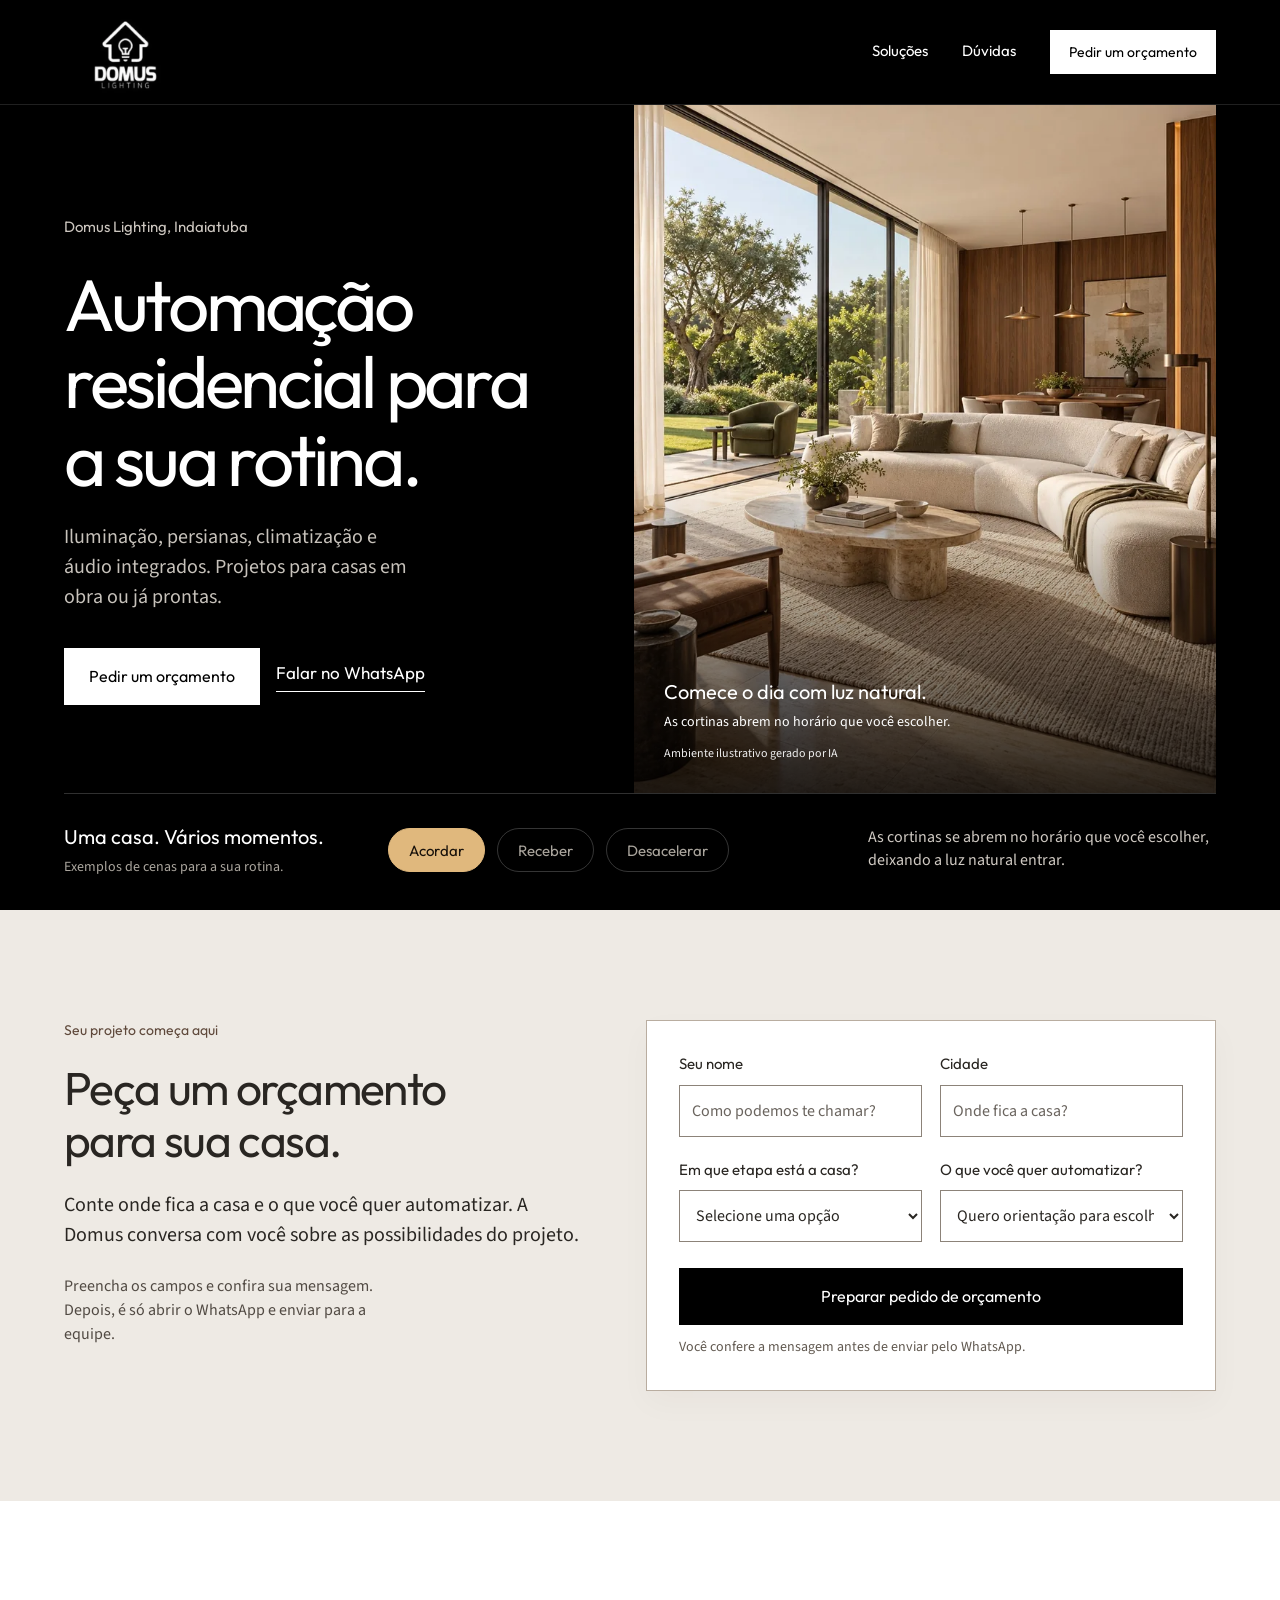
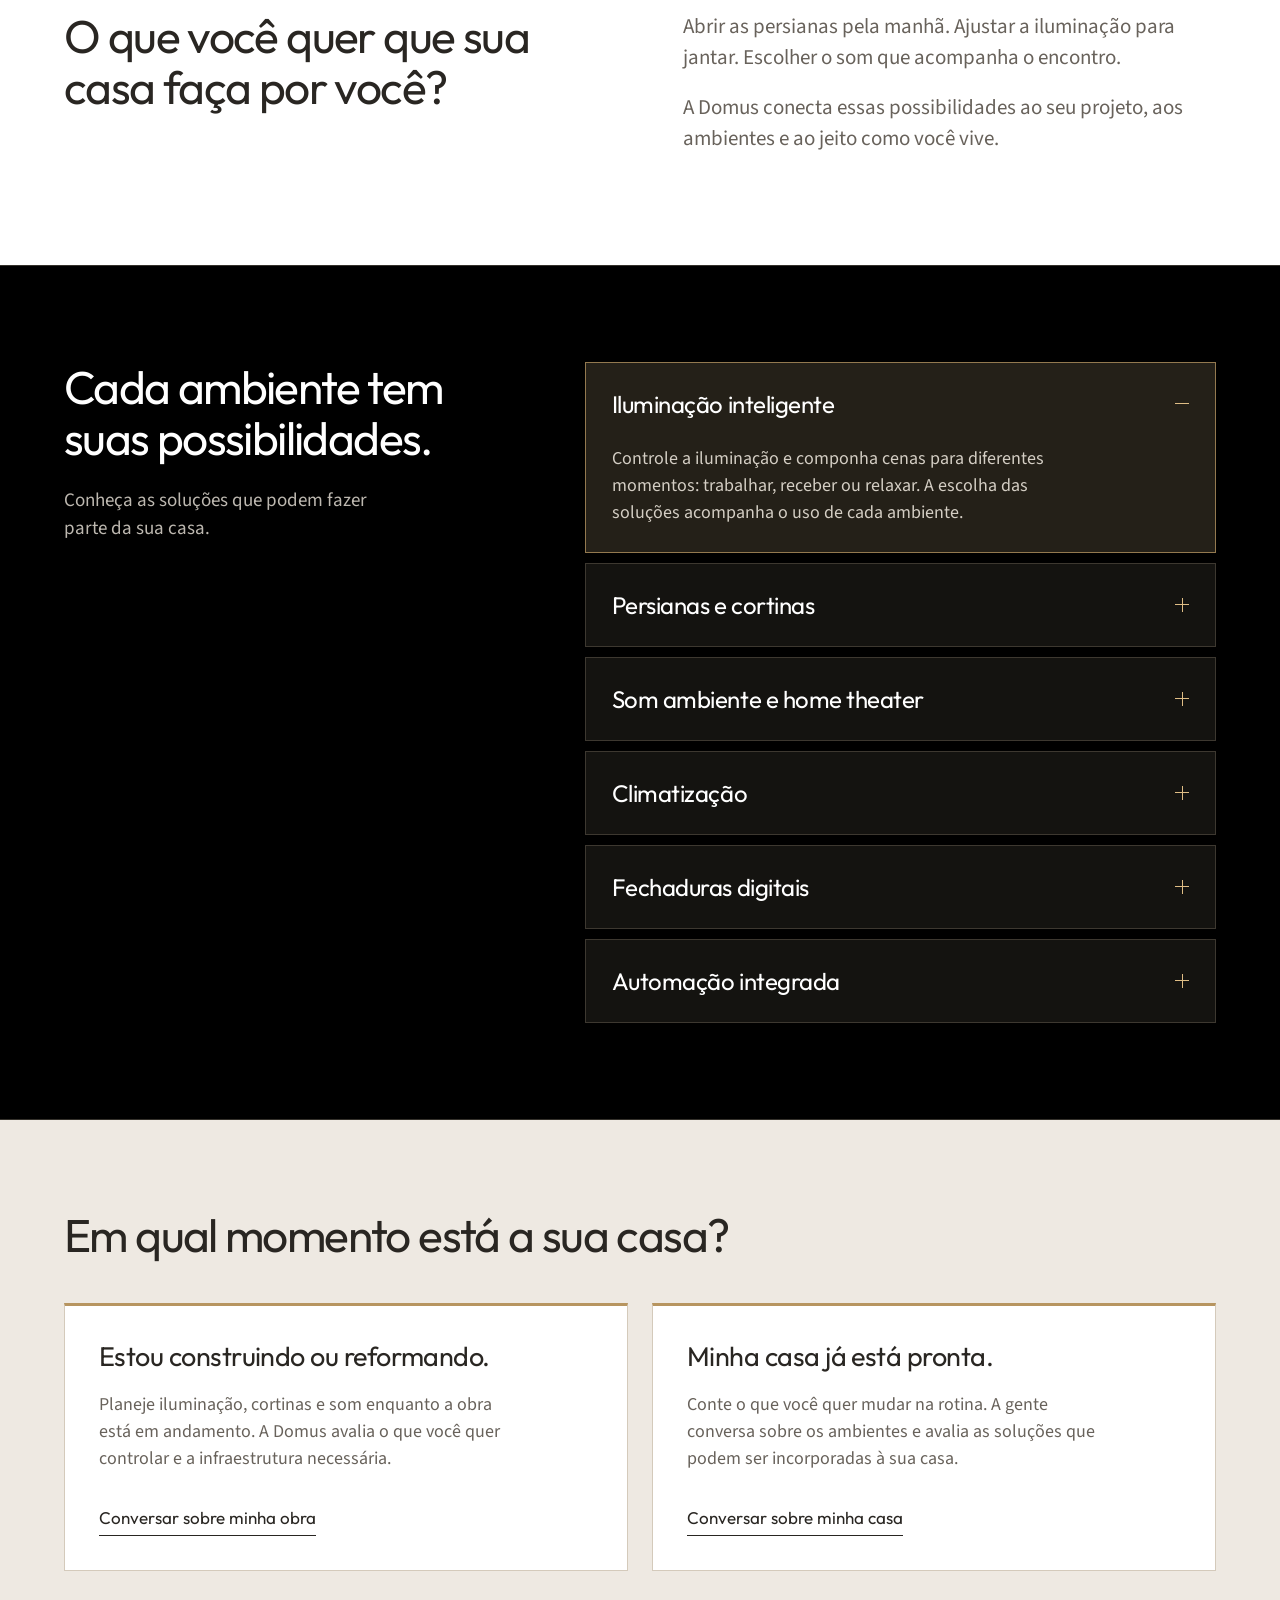
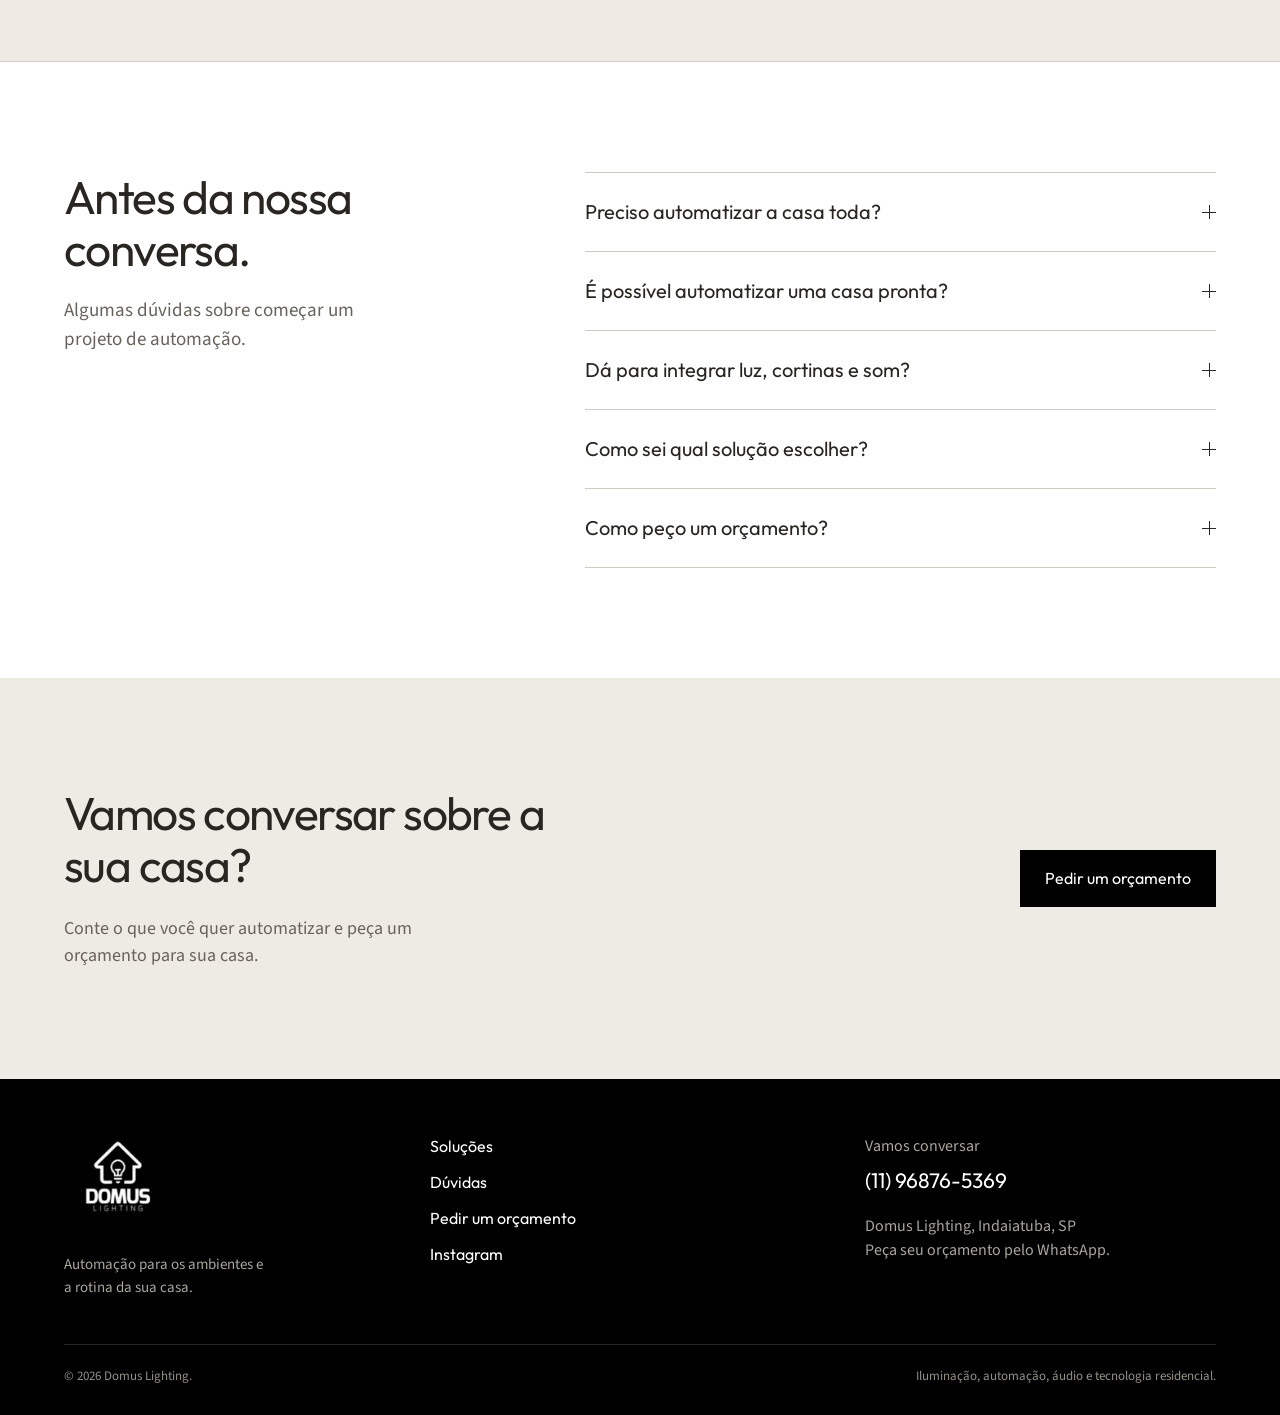
<file: index.html>
<!doctype html><html lang="pt-BR"><head><meta charset="utf-8"><meta name="viewport" content="width=device-width, initial-scale=1"><meta name="theme-color" content="#000000"><meta name="description" content="Iluminação, persianas, climatização e áudio integrados à sua rotina. Peça um orçamento de automação residencial à Domus Lighting em Indaiatuba."><meta property="og:title" content="Domus Lighting | Automação residencial em Indaiatuba"><meta property="og:description" content="Iluminação, persianas, climatização e áudio integrados à sua rotina. Peça um orçamento de automação residencial à Domus Lighting em Indaiatuba."><meta property="og:type" content="website"><meta name="color-scheme" content="light"><meta name="robots" content="index,follow,max-image-preview:large"><link rel="canonical" href="https://duartecosta21.github.io/domus-lighting-site/"><meta property="og:url" content="https://duartecosta21.github.io/domus-lighting-site/"><meta property="og:image" content="https://duartecosta21.github.io/domus-lighting-site/assets/images/cena-manha.jpg"><meta property="og:locale" content="pt_BR"><title>Domus Lighting | Automação residencial em Indaiatuba</title><link rel="icon" href="assets/images/logo.jpg"><link rel="preload" href="assets/fonts/Outfit-Regular.woff2" as="font" type="font/woff2" crossorigin><link rel="stylesheet" href="styles.css?v=14"><script src="site.js?v=13" defer></script></head><body data-page="home"><a class="skip-link" href="#conteudo">Pular para o conteúdo</a><header class="site-header"><div class="wrap header-inner"><a class="brand" href="index.html" aria-label="Domus Lighting, início"><img src="assets/images/logo-320.webp" width="320" height="320" alt="Domus Lighting"></a><button class="menu-toggle" type="button" aria-expanded="false" aria-controls="navegacao">Menu</button><nav class="site-nav" id="navegacao" aria-label="Navegação principal"><a href="#solucoes">Soluções</a><a href="#duvidas">Dúvidas</a><a class="button light" href="#proposta" data-proposal-cta>Pedir um orçamento</a></nav></div></header><main id="conteudo">
<section class="hero home-hero scene-morning" aria-labelledby="titulo"><div class="wrap"><div class="hero-layout"><div class="hero-copy"><p class="place">Domus Lighting, Indaiatuba</p><h1 id="titulo">Automação residencial para a sua rotina.</h1><p class="lead">Iluminação, persianas, climatização e áudio integrados. Projetos para casas em obra ou já prontas.</p><div class="actions"><a class="button light" href="#proposta" data-proposal-cta>Pedir um orçamento</a><a class="text-link" href="https://wa.me/5511968765369?text=Ol%C3%A1%21%20Vim%20pelo%20site%20da%20Domus%20e%20gostaria%20de%20conversar%20sobre%20um%20or%C3%A7amento%20de%20automa%C3%A7%C3%A3o%20residencial." target="_blank" rel="noopener" data-contact-intent="proposal">Falar no WhatsApp</a></div></div><div class="hero-visual"><img srcset="assets/images/cena-manha-480.webp 480w, assets/images/cena-manha-800.webp 800w, assets/images/cena-manha-1122.webp 1122w" sizes="(max-width: 760px) 100vw, (max-width: 1440px) 50vw, 720px" decoding="async" src="assets/images/cena-manha-1122.webp" width="1122" height="1402" alt="Ambiente ilustrativo de alto padrão pela manhã, com luz natural e cortinas abertas" fetchpriority="high"><p class="photo-caption"><span id="scene-title">Comece o dia com luz natural.</span><span id="scene-detail" style="font-family:Source;font-size:14px">As cortinas abrem no horário que você escolher.</span><small class="photo-origin">Ambiente ilustrativo gerado por IA</small></p></div></div><div class="scene-bar"><div class="scene-heading">Uma casa. Vários momentos.<small>Exemplos de cenas para a sua rotina.</small></div><div class="scene-buttons" role="group" aria-label="Explorar exemplos de cenas"><button type="button" data-scene="morning" aria-pressed="true">Acordar</button><button type="button" data-scene="evening" aria-pressed="false">Receber</button><button type="button" data-scene="night" aria-pressed="false">Desacelerar</button></div><p class="scene-description" id="scene-description" aria-live="polite">As cortinas se abrem no horário que você escolher, deixando a luz natural entrar.</p></div></div></section>
<section class="section proposal-section" id="proposta" aria-labelledby="proposal-title"><div class="wrap proposal-layout"><div class="proposal-intro"><p class="eyebrow">Seu projeto começa aqui</p><h2 id="proposal-title">Peça um orçamento para sua casa.</h2><p class="lead">Conte onde fica a casa e o que você quer automatizar. A Domus conversa com você sobre as possibilidades do projeto.</p><p class="proposal-next">Preencha os campos e confira sua mensagem. Depois, é só abrir o WhatsApp e enviar para a equipe.</p></div><form class="proposal-form"><div class="form-grid"><div class="form-field"><label for="proposal-name">Seu nome</label><input id="proposal-name" name="name" autocomplete="given-name" maxlength="80" placeholder="Como podemos te chamar?" required></div><div class="form-field"><label for="proposal-city">Cidade</label><input id="proposal-city" name="city" autocomplete="address-level2" maxlength="100" placeholder="Onde fica a casa?" required></div><div class="form-field"><label for="proposal-stage">Em que etapa está a casa?</label><select id="proposal-stage" name="stage" required><option value="">Selecione uma opção</option><option>Em construção</option><option>Em reforma</option><option>Já está pronta</option><option>Ainda estou planejando</option></select></div><div class="form-field"><label for="proposal-interest">O que você quer automatizar?</label><select id="proposal-interest" name="interest"><option>Quero orientação para escolher</option><option>Iluminação</option><option>Persianas e cortinas</option><option>Som ambiente e home theater</option><option>Climatização</option><option>Fechaduras digitais</option><option>Mais de uma solução</option></select></div></div><button class="button" type="submit" disabled>Preparar pedido de orçamento</button><p class="form-note">Você confere a mensagem antes de enviar pelo WhatsApp.</p><div class="proposal-review" hidden><label for="proposal-message">Confira seu pedido<textarea id="proposal-message" readonly rows="6"></textarea></label><p id="proposal-status" role="status">Mensagem preparada. Abra o WhatsApp para enviar.</p><a class="button" id="proposal-whatsapp" target="_blank" rel="noopener" data-contact-intent="proposal">Continuar no WhatsApp</a></div><noscript><p>Para pedir um orçamento, <a class="text-link" href="https://wa.me/5511968765369?text=Ol%C3%A1%21%20Vim%20pelo%20site%20da%20Domus%20e%20gostaria%20de%20conversar%20sobre%20um%20or%C3%A7amento%20de%20automa%C3%A7%C3%A3o%20residencial." target="_blank" rel="noopener">fale com a Domus no WhatsApp</a>.</p></noscript></form></div></section><section class="section wrap opening"><h2>O que você quer que sua casa faça por você?</h2><div><p>Abrir as persianas pela manhã. Ajustar a iluminação para jantar. Escolher o som que acompanha o encontro.</p><p>A Domus conecta essas possibilidades ao seu projeto, aos ambientes e ao jeito como você vive.</p></div></section>
<section class="section solutions" id="solucoes"><div class="wrap solutions-layout"><div><h2>Cada ambiente tem suas possibilidades.</h2><p class="section-note">Conheça as soluções que podem fazer parte da sua casa.</p></div><div class="solution-list">
<details open><summary>Iluminação inteligente</summary><p>Controle a iluminação e componha cenas para diferentes momentos: trabalhar, receber ou relaxar. A escolha das soluções acompanha o uso de cada ambiente.</p></details>
<details><summary>Persianas e cortinas</summary><p>Integre a abertura e o fechamento das persianas e cortinas à rotina da casa. Luz natural e privacidade podem fazer parte de uma mesma cena.</p></details>
<details><summary>Som ambiente e home theater</summary><p>Escolha o som de cada ambiente a partir do espaço e de como você quer usá-lo, seja para ouvir música ou assistir a filmes.</p></details>
<details><summary>Climatização</summary><p>Inclua o controle do ar-condicionado nas possibilidades da automação. A integração depende dos equipamentos e das necessidades do projeto.</p></details>
<details><summary>Fechaduras digitais</summary><p>Conheça opções para o acesso à casa e escolha a solução adequada à porta e à rotina de quem mora ali.</p></details>
<details><summary>Automação integrada</summary><p>Reúna as soluções em um projeto que considere a casa como um todo. Equipamentos, ambientes e cenas são definidos a partir do que você precisa.</p></details>
</div></div></section>

<section class="section project-stages" id="momento"><div class="wrap"><h2>Em qual momento está a sua casa?</h2><div class="project-types"><article><h3>Estou construindo ou reformando.</h3><p>Planeje iluminação, cortinas e som enquanto a obra está em andamento. A Domus avalia o que você quer controlar e a infraestrutura necessária.</p><a class="text-link" href="#proposta" data-proposal-cta data-project-stage="Em construção">Conversar sobre minha obra</a></article><article><h3>Minha casa já está pronta.</h3><p>Conte o que você quer mudar na rotina. A gente conversa sobre os ambientes e avalia as soluções que podem ser incorporadas à sua casa.</p><a class="text-link" href="#proposta" data-proposal-cta data-project-stage="Já está pronta">Conversar sobre minha casa</a></article></div></div></section>

<section class="section wrap faq-layout" id="duvidas"><div><h2>Antes da nossa conversa.</h2><p class="section-note">Algumas dúvidas sobre começar um projeto de automação.</p></div><div class="faq-list"><details><summary>Preciso automatizar a casa toda?</summary><p>O projeto pode considerar os ambientes e as soluções que fazem sentido agora. Conte suas prioridades para a gente avaliar as possibilidades e uma eventual expansão.</p></details><details><summary>É possível automatizar uma casa pronta?</summary><p>Existem possibilidades para casas prontas. A escolha depende dos equipamentos, da infraestrutura e do que você quer controlar. A conversa com a Domus ajuda a entender o que é adequado ao seu caso.</p></details><details><summary>Dá para integrar luz, cortinas e som?</summary><p>Sim. Eles podem fazer parte de uma mesma cena, como assistir a um filme ou receber visitas. A combinação depende dos equipamentos e das condições da casa.</p></details><details><summary>Como sei qual solução escolher?</summary><p>Conte quais ambientes você usa, o que quer controlar e se a casa está em obra ou já pronta. A Domus conversa com você sobre as soluções adequadas ao que você precisa.</p></details><details><summary>Como peço um orçamento?</summary><p>Preencha o formulário nesta página com seu nome, cidade, etapa da casa e interesse. Confira a mensagem e envie pelo WhatsApp. A equipe conversa com você sobre o projeto e o próximo passo.</p></details></div></section>
<section class="section contact" id="contato"><div class="wrap contact-inner"><div><h2>Vamos conversar sobre a sua casa?</h2><p class="lead">Conte o que você quer automatizar e peça um orçamento para sua casa.</p></div><a class="button" href="#proposta" data-proposal-cta>Pedir um orçamento</a></div></section></main><footer class="site-footer"><div class="wrap"><div class="footer-top"><div class="footer-brand"><a href="index.html" aria-label="Domus Lighting, início"><img src="assets/images/logo-320.webp" width="320" height="320" alt="Domus Lighting"></a><p>Automação para os ambientes e a rotina da sua casa.</p></div><nav class="footer-links" aria-label="Links do rodapé"><a href="#solucoes">Soluções</a><a href="#duvidas">Dúvidas</a><a href="#proposta" data-proposal-cta>Pedir um orçamento</a><a href="https://www.instagram.com/adomuslght/" target="_blank" rel="noopener">Instagram</a></nav><div class="footer-contact"><p>Vamos conversar</p><a href="https://wa.me/5511968765369?text=Ol%C3%A1%21%20Vim%20pelo%20site%20da%20Domus%20e%20gostaria%20de%20conversar%20sobre%20um%20or%C3%A7amento%20de%20automa%C3%A7%C3%A3o%20residencial." target="_blank" rel="noopener" data-contact-intent="proposal">(11) 96876-5369</a><p>Domus Lighting, Indaiatuba, SP<br>Peça seu orçamento pelo WhatsApp.</p></div></div><div class="footer-bottom"><span>© 2026 Domus Lighting.</span><span>Iluminação, automação, áudio e tecnologia residencial.</span></div></div></footer></body></html>
</file>
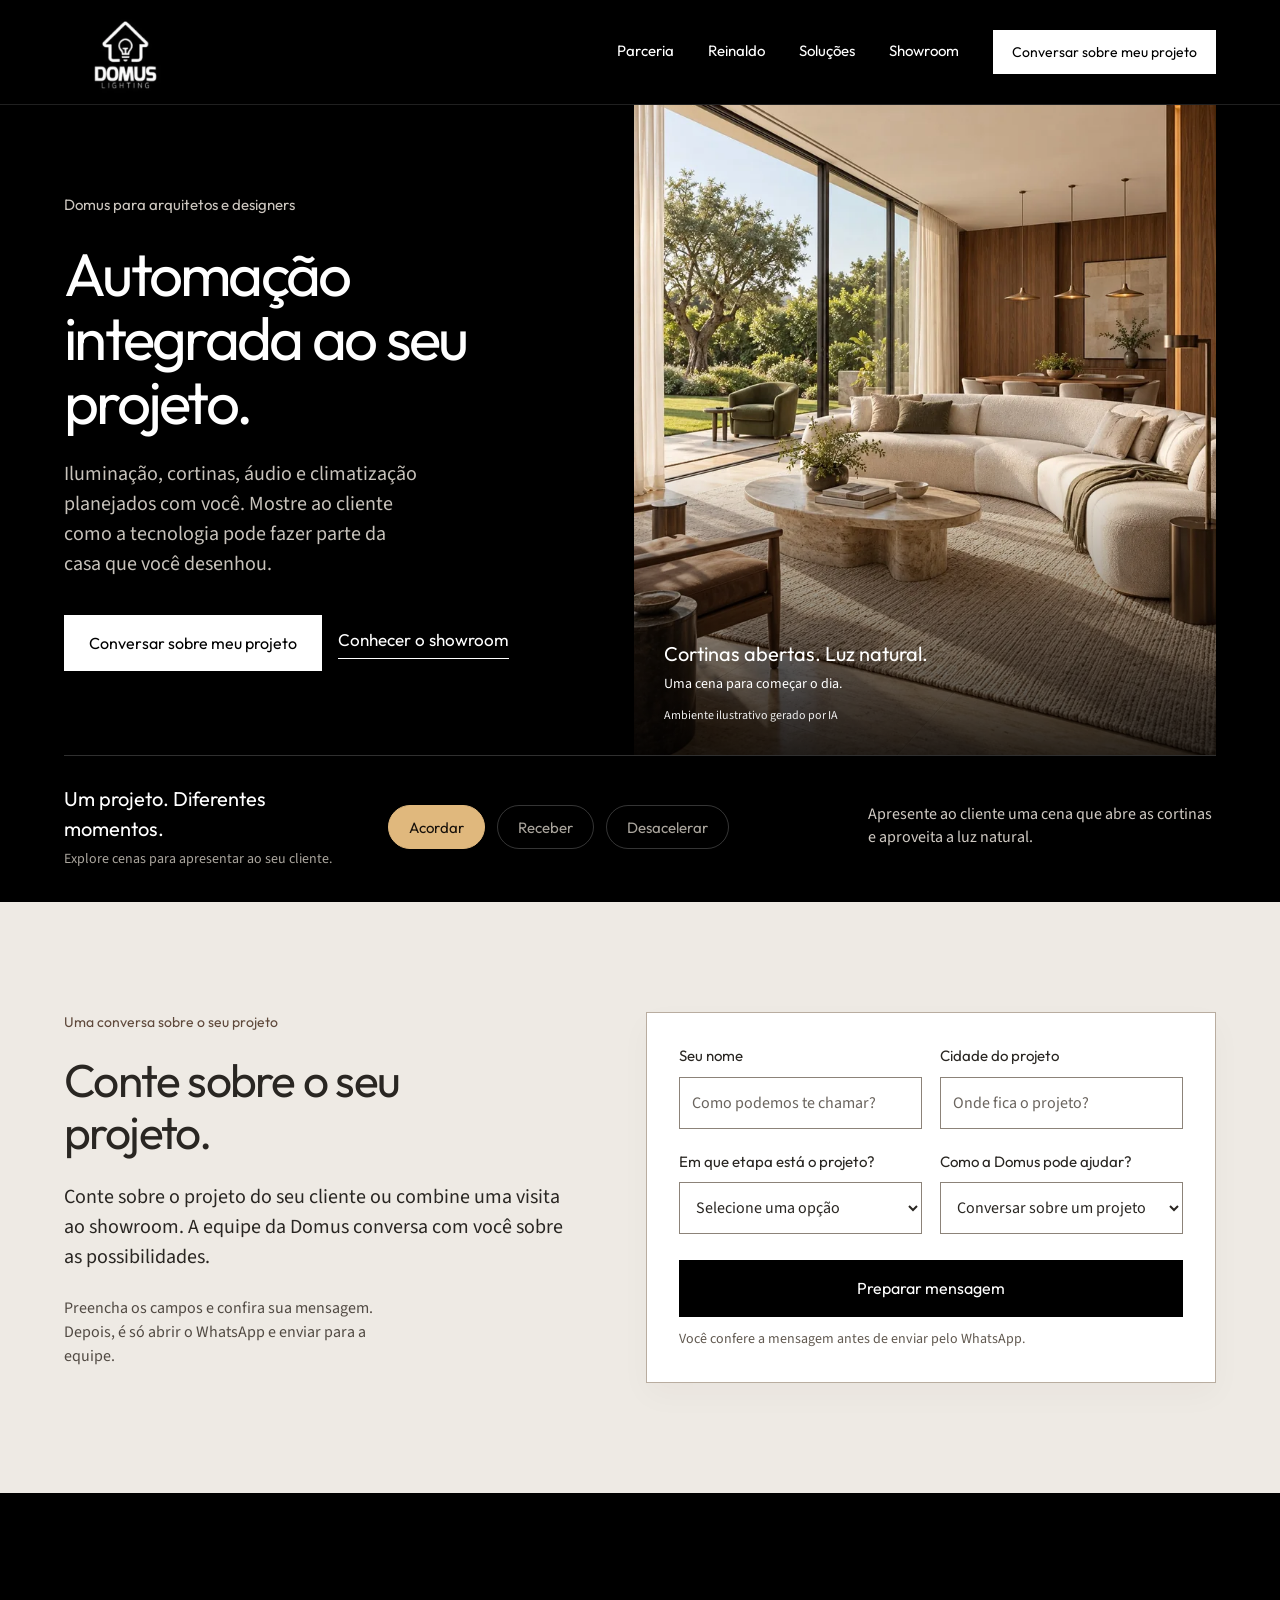
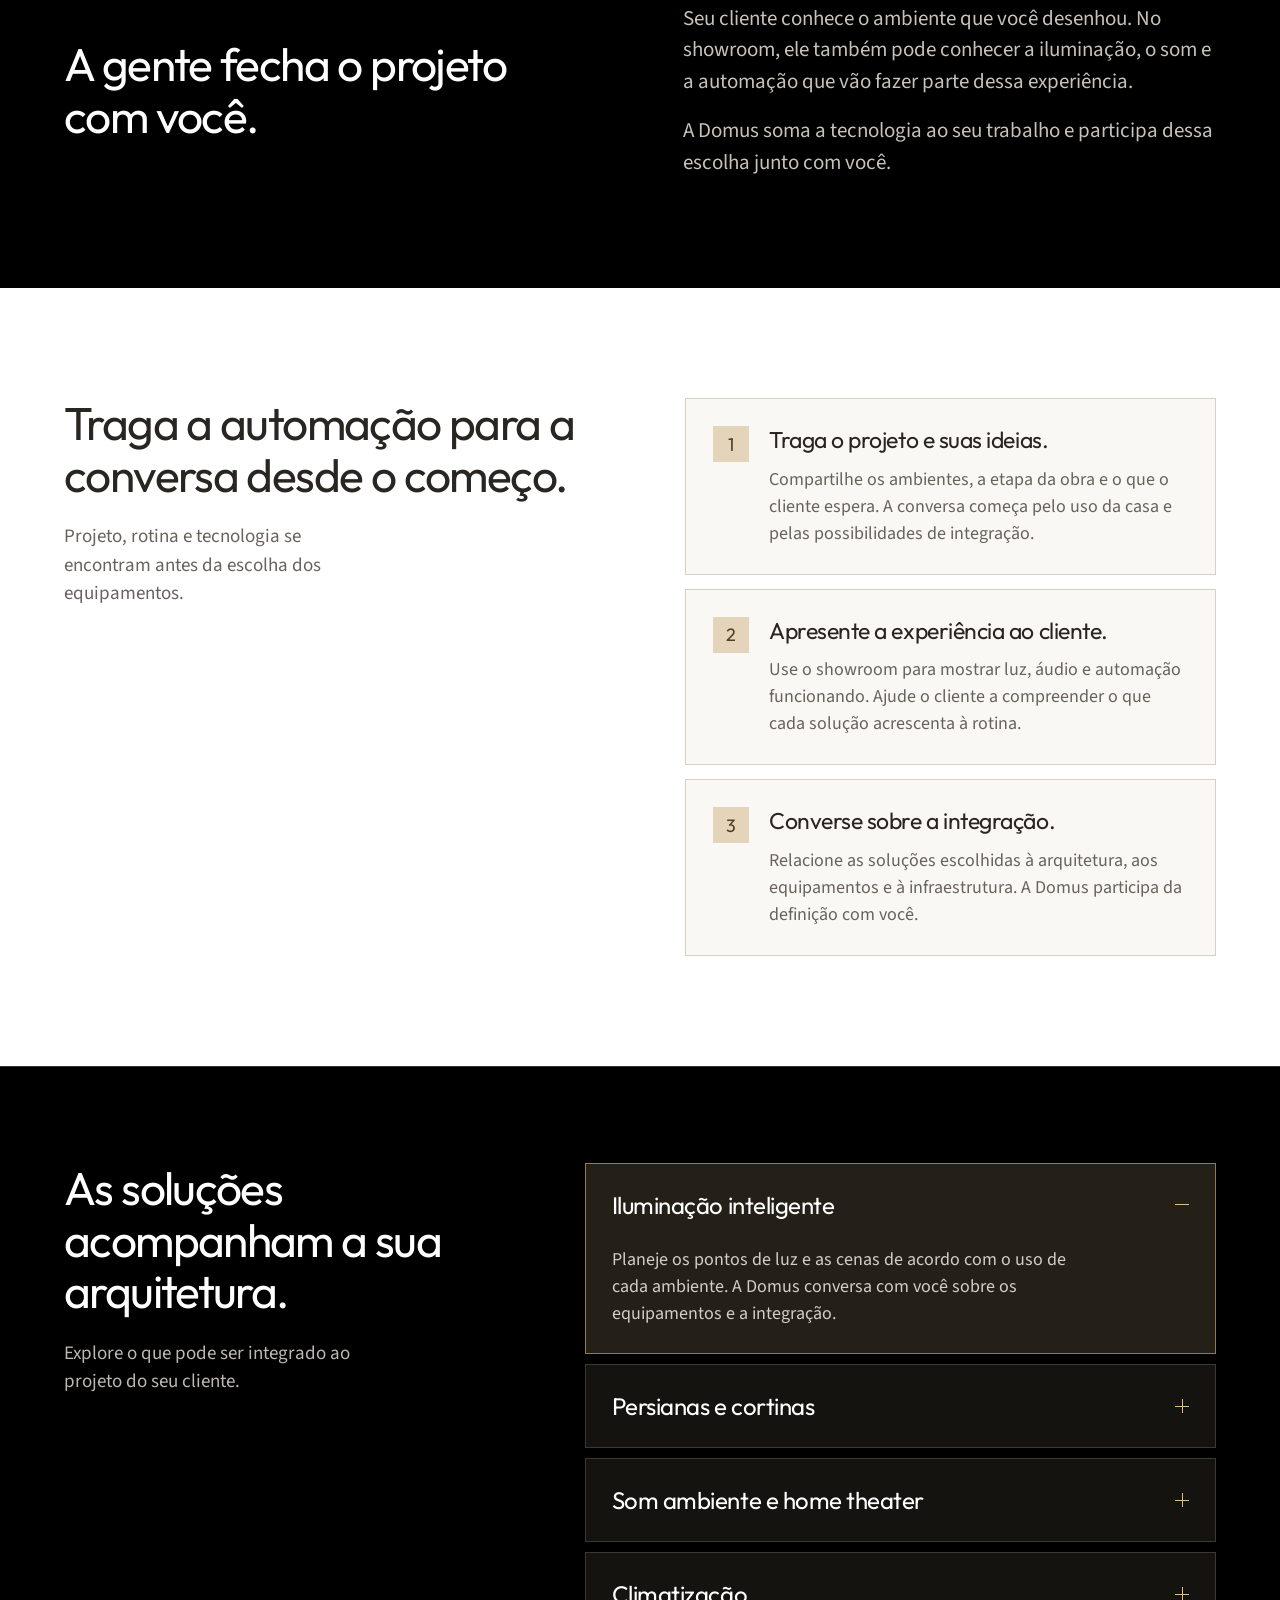
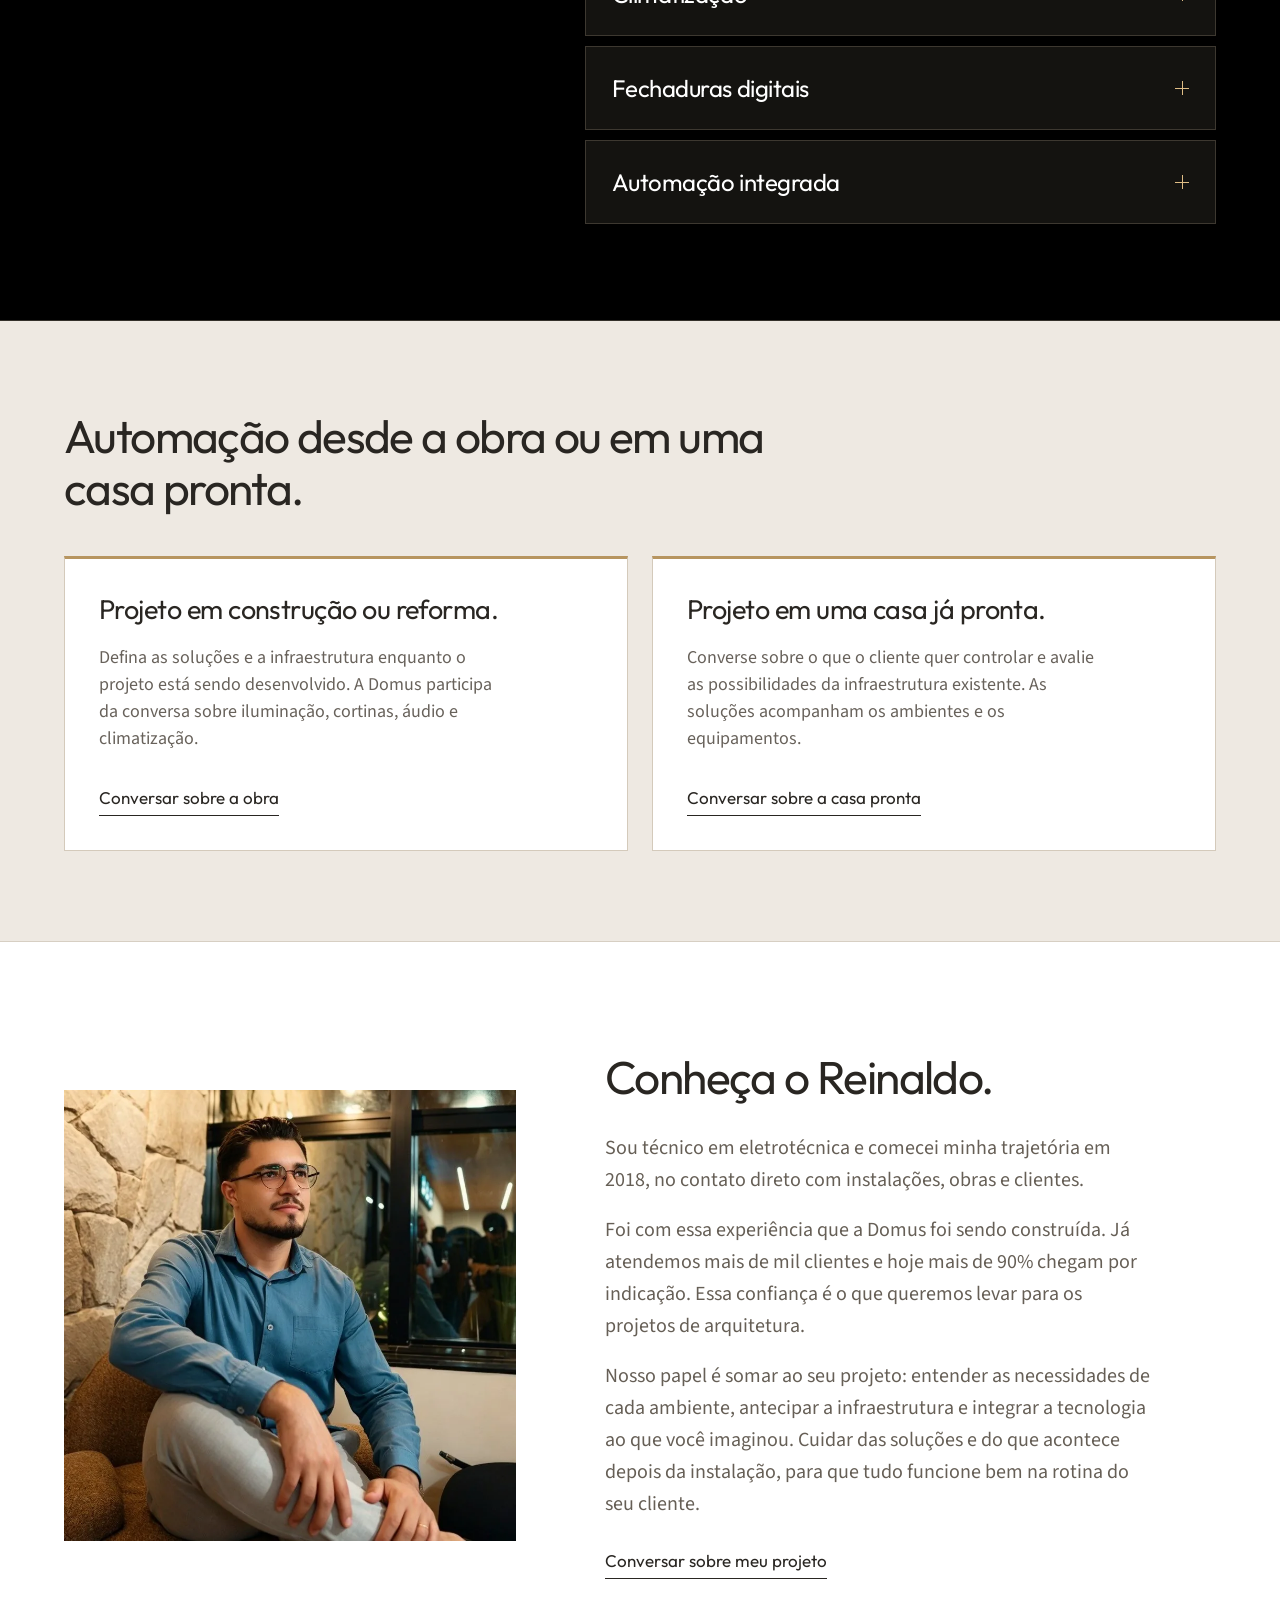
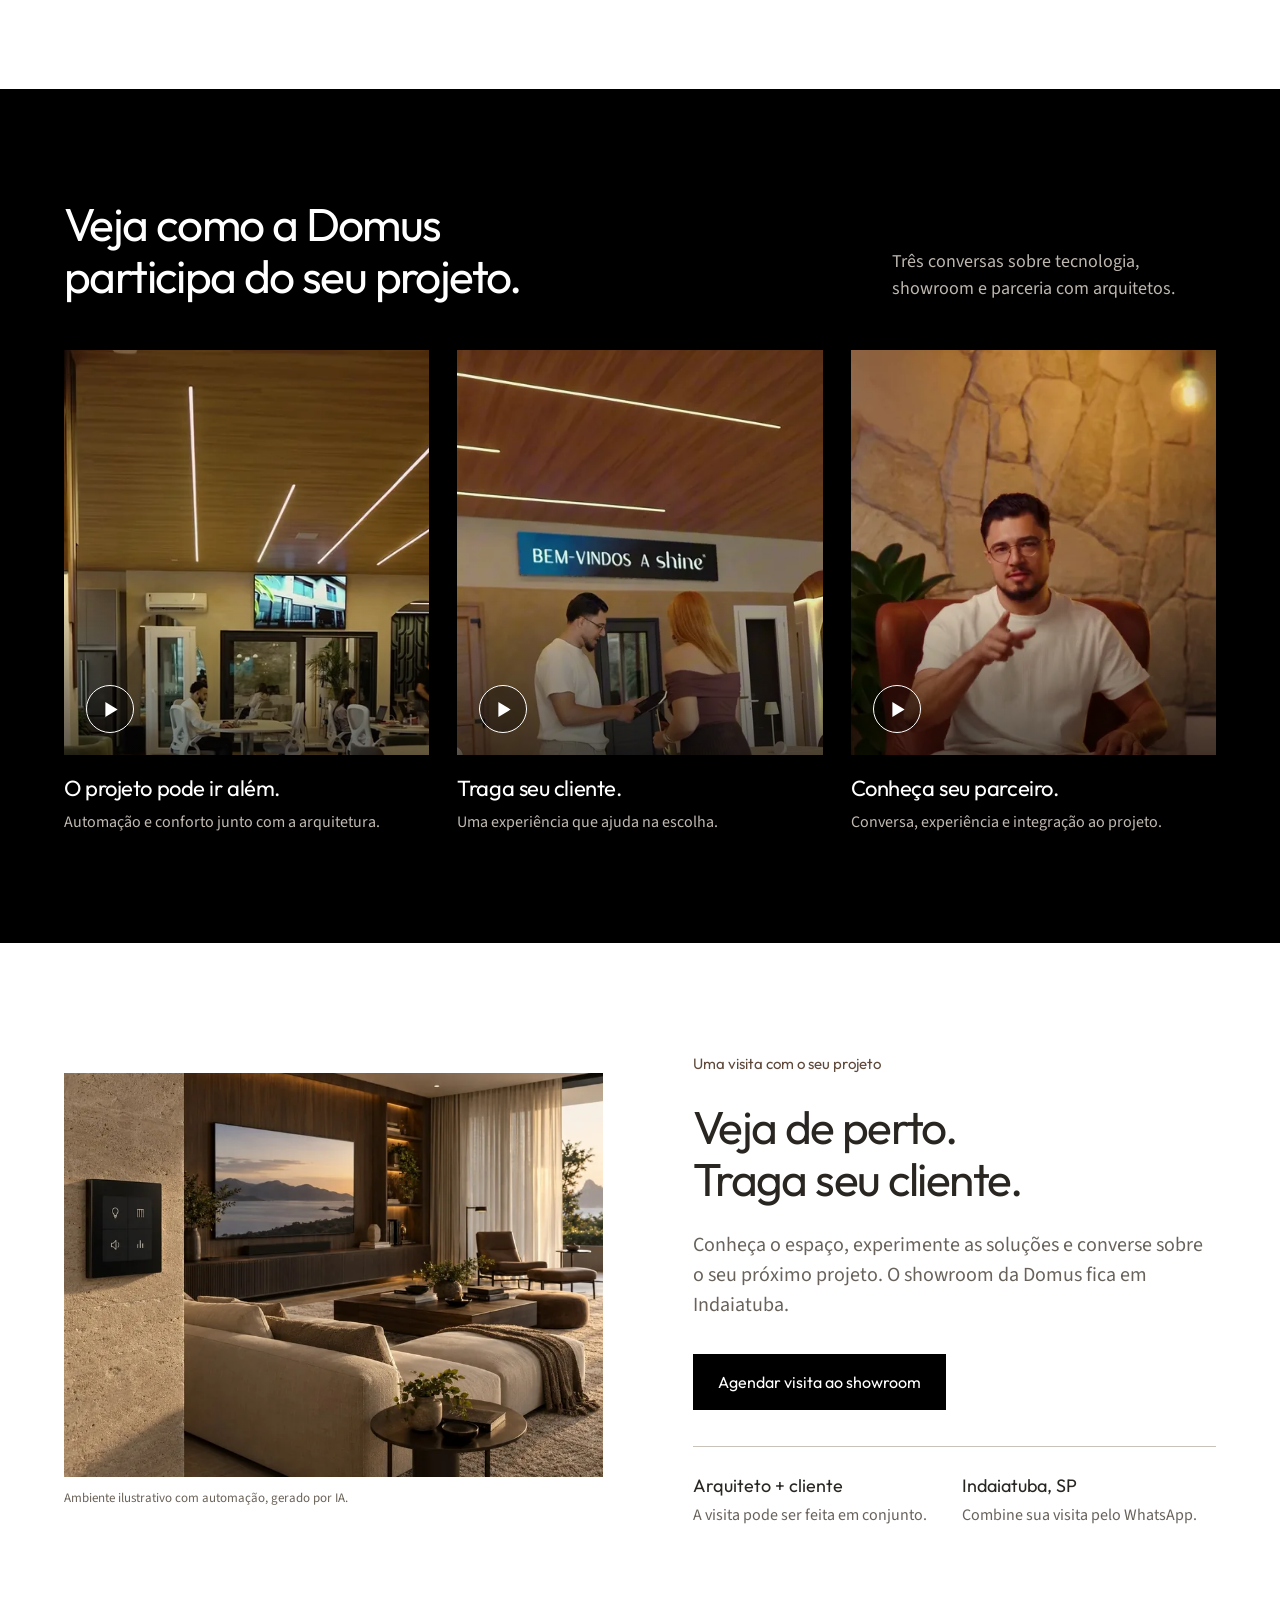
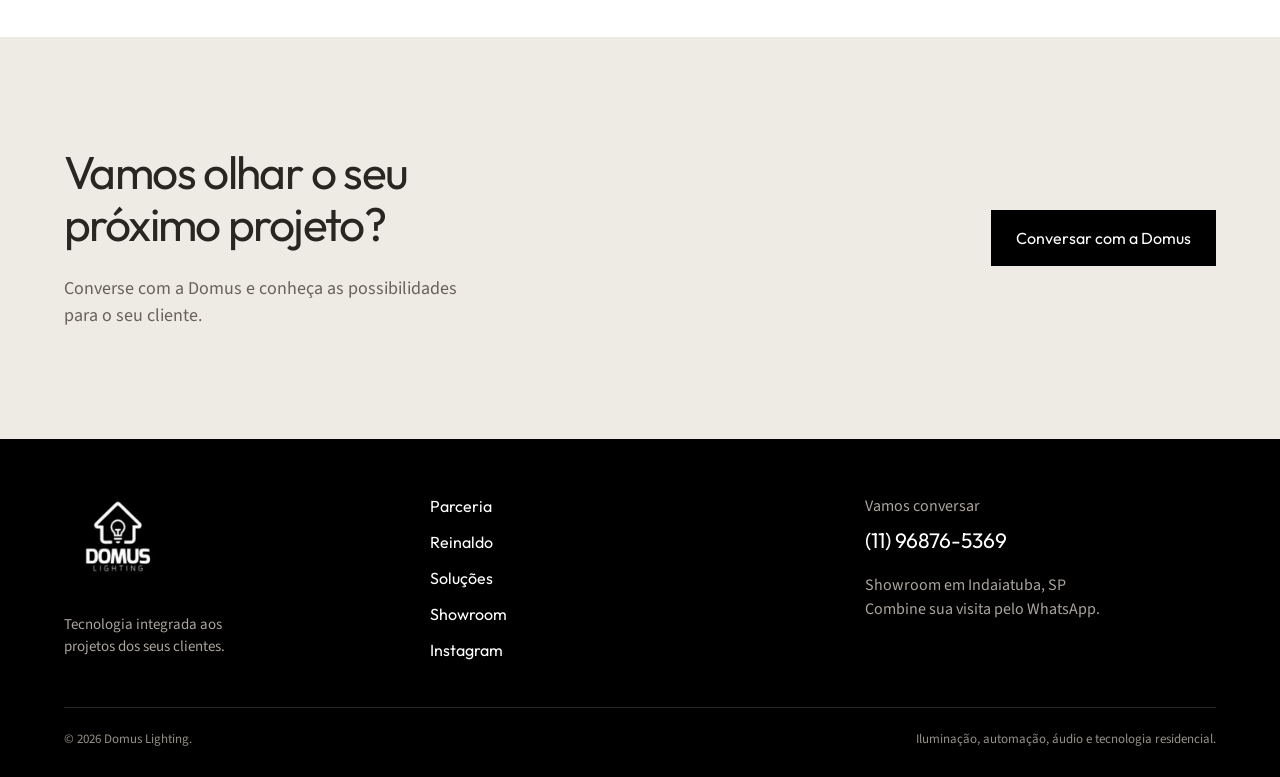
<file: arquitetos/index.html>
<!doctype html><html lang="pt-BR"><head><meta charset="utf-8"><meta name="viewport" content="width=device-width, initial-scale=1"><meta name="theme-color" content="#000000"><meta name="description" content="Integre iluminação, cortinas, áudio e climatização ao projeto do seu cliente. Conheça a parceria Domus e o showroom em Indaiatuba."><meta property="og:title" content="Domus para arquitetos | Automação integrada ao seu projeto"><meta property="og:description" content="Integre iluminação, cortinas, áudio e climatização ao projeto do seu cliente. Conheça a parceria Domus e o showroom em Indaiatuba."><meta property="og:type" content="website"><meta name="color-scheme" content="light"><meta name="robots" content="index,follow,max-image-preview:large"><link rel="canonical" href="https://duartecosta21.github.io/domus-lighting-site/arquitetos/"><meta property="og:url" content="https://duartecosta21.github.io/domus-lighting-site/arquitetos/"><meta property="og:image" content="https://duartecosta21.github.io/domus-lighting-site/assets/images/cena-manha.jpg"><meta property="og:locale" content="pt_BR"><title>Domus para arquitetos | Automação integrada ao seu projeto</title><link rel="icon" href="../assets/images/logo.jpg"><link rel="preload" href="../assets/fonts/Outfit-Regular.woff2" as="font" type="font/woff2" crossorigin><link rel="stylesheet" href="../styles.css?v=14"><script src="../site.js?v=13" defer></script></head><body data-page="architects"><a class="skip-link" href="#conteudo">Pular para o conteúdo</a><header class="site-header"><div class="wrap header-inner"><a class="brand" href="index.html" aria-label="Domus para arquitetos, início"><img src="../assets/images/logo-320.webp" width="320" height="320" alt="Domus Lighting"></a><button class="menu-toggle" type="button" aria-expanded="false" aria-controls="navegacao">Menu</button><nav class="site-nav" id="navegacao" aria-label="Navegação principal"><a href="#parceria">Parceria</a><a href="#reinaldo">Reinaldo</a><a href="#solucoes">Soluções</a><a href="#showroom">Showroom</a><a class="button light" href="#projeto" data-proposal-cta>Conversar sobre meu projeto</a></nav></div></header><main id="conteudo">
<section class="hero architect-hero scene-morning" data-scene-hero aria-labelledby="titulo"><div class="wrap"><div class="hero-layout"><div class="hero-copy"><p class="place">Domus para arquitetos e designers</p><h1 id="titulo">Automação integrada ao seu projeto.</h1><p class="lead">Iluminação, cortinas, áudio e climatização planejados com você. Mostre ao cliente como a tecnologia pode fazer parte da casa que você desenhou.</p><div class="actions"><a class="button light" href="#projeto" data-proposal-cta>Conversar sobre meu projeto</a><a class="text-link" href="#showroom">Conhecer o showroom</a></div></div><div class="hero-visual"><img srcset="../assets/images/cena-manha-480.webp 480w, ../assets/images/cena-manha-800.webp 800w, ../assets/images/cena-manha-1122.webp 1122w" sizes="(max-width: 760px) 100vw, (max-width: 1440px) 50vw, 720px" decoding="async" src="../assets/images/cena-manha-1122.webp" width="1122" height="1402" alt="Ambiente ilustrativo de alto padrão pela manhã, com luz natural e cortinas abertas" fetchpriority="high"><p class="photo-caption"><span id="scene-title">Cortinas abertas. Luz natural.</span><span id="scene-detail" style="font-family:Source;font-size:14px">Uma cena para começar o dia.</span><small class="photo-origin">Ambiente ilustrativo gerado por IA</small></p></div></div><div class="scene-bar" id="cenas"><div class="scene-heading">Um projeto. Diferentes momentos.<small>Explore cenas para apresentar ao seu cliente.</small></div><div class="scene-buttons" role="group" aria-label="Explorar exemplos de cenas"><button type="button" data-scene="morning" aria-pressed="true">Acordar</button><button type="button" data-scene="evening" aria-pressed="false">Receber</button><button type="button" data-scene="night" aria-pressed="false">Desacelerar</button></div><p class="scene-description" id="scene-description" aria-live="polite">Apresente ao cliente uma cena que abre as cortinas e aproveita a luz natural.</p></div></div></section>
<section class="section proposal-section" id="projeto" aria-labelledby="proposal-title"><div class="wrap proposal-layout"><div class="proposal-intro"><p class="eyebrow">Uma conversa sobre o seu projeto</p><h2 id="proposal-title">Conte sobre o seu projeto.</h2><p class="lead">Conte sobre o projeto do seu cliente ou combine uma visita ao showroom. A equipe da Domus conversa com você sobre as possibilidades.</p><p class="proposal-next">Preencha os campos e confira sua mensagem. Depois, é só abrir o WhatsApp e enviar para a equipe.</p></div><form class="proposal-form"><div class="form-grid"><div class="form-field"><label for="proposal-name">Seu nome</label><input id="proposal-name" name="name" autocomplete="given-name" maxlength="80" placeholder="Como podemos te chamar?" required></div><div class="form-field"><label for="proposal-city">Cidade do projeto</label><input id="proposal-city" name="city" autocomplete="address-level2" maxlength="100" placeholder="Onde fica o projeto?" required></div><div class="form-field"><label for="proposal-stage">Em que etapa está o projeto?</label><select id="proposal-stage" name="stage" required><option value="">Selecione uma opção</option><option>Em construção</option><option>Em reforma</option><option>Já está pronta</option><option>Em planejamento</option><option>Sem projeto definido</option></select></div><div class="form-field"><label for="proposal-interest">Como a Domus pode ajudar?</label><select id="proposal-interest" name="interest"><option>Conversar sobre um projeto</option><option>Visitar o showroom com meu cliente</option><option>Orientação sobre as soluções</option><option>Conhecer a parceria</option></select></div></div><button class="button" type="submit" disabled>Preparar mensagem</button><p class="form-note">Você confere a mensagem antes de enviar pelo WhatsApp.</p><div class="proposal-review" hidden><label for="proposal-message">Confira sua mensagem<textarea id="proposal-message" readonly rows="6"></textarea></label><p id="proposal-status" role="status">Mensagem preparada. Abra o WhatsApp para enviar.</p><a class="button" id="proposal-whatsapp" target="_blank" rel="noopener" data-contact-intent="architect_project">Continuar no WhatsApp</a></div><noscript><p>Para conversar sobre um projeto, <a class="text-link" href="https://wa.me/5511968765369" target="_blank" rel="noopener">fale com a Domus no WhatsApp</a>.</p></noscript></form></div></section>
<section class="section partnership-statement" id="parceria"><div class="wrap opening"><h2>A gente fecha o projeto com você.</h2><div><p>Seu cliente conhece o ambiente que você desenhou. No showroom, ele também pode conhecer a iluminação, o som e a automação que vão fazer parte dessa experiência.</p><p>A Domus soma a tecnologia ao seu trabalho e participa dessa escolha junto com você.</p></div></div></section>
<section class="section wrap workflow"><div><h2>Traga a automação para a conversa desde o começo.</h2><p class="section-note">Projeto, rotina e tecnologia se encontram antes da escolha dos equipamentos.</p></div><ol class="workflow-list"><li><div><h3>Traga o projeto e suas ideias.</h3><p>Compartilhe os ambientes, a etapa da obra e o que o cliente espera. A conversa começa pelo uso da casa e pelas possibilidades de integração.</p></div></li><li><div><h3>Apresente a experiência ao cliente.</h3><p>Use o showroom para mostrar luz, áudio e automação funcionando. Ajude o cliente a compreender o que cada solução acrescenta à rotina.</p></div></li><li><div><h3>Converse sobre a integração.</h3><p>Relacione as soluções escolhidas à arquitetura, aos equipamentos e à infraestrutura. A Domus participa da definição com você.</p></div></li></ol></section>
<section class="section solutions" id="solucoes"><div class="wrap solutions-layout"><div><h2>As soluções acompanham a sua arquitetura.</h2><p class="section-note">Explore o que pode ser integrado ao projeto do seu cliente.</p></div><div class="solution-list"><details open><summary>Iluminação inteligente</summary><p>Planeje os pontos de luz e as cenas de acordo com o uso de cada ambiente. A Domus conversa com você sobre os equipamentos e a integração.</p></details><details><summary>Persianas e cortinas</summary><p>Considere a abertura, a luz natural e a privacidade no projeto. Cortinas e persianas podem acompanhar as cenas da casa.</p></details><details><summary>Som ambiente e home theater</summary><p>Relacione a experiência de áudio e vídeo aos ambientes, à disposição dos móveis e à infraestrutura prevista.</p></details><details><summary>Climatização</summary><p>Avalie a integração do ar-condicionado às cenas. A compatibilidade depende dos equipamentos escolhidos para o projeto.</p></details><details><summary>Fechaduras digitais</summary><p>Considere o acesso, o modelo de porta e a rotina do cliente na escolha da solução.</p></details><details><summary>Automação integrada</summary><p>Reúna os controles em cenas que o cliente consiga entender e usar. A combinação das soluções acompanha as prioridades do projeto.</p></details></div></div></section><section class="section project-stages" id="momento"><div class="wrap"><h2>Automação desde a obra ou em uma casa pronta.</h2><div class="project-types"><article><h3>Projeto em construção ou reforma.</h3><p>Defina as soluções e a infraestrutura enquanto o projeto está sendo desenvolvido. A Domus participa da conversa sobre iluminação, cortinas, áudio e climatização.</p><a class="text-link" href="#projeto" data-proposal-cta data-project-stage="Em construção">Conversar sobre a obra</a></article><article><h3>Projeto em uma casa já pronta.</h3><p>Converse sobre o que o cliente quer controlar e avalie as possibilidades da infraestrutura existente. As soluções acompanham os ambientes e os equipamentos.</p><a class="text-link" href="#projeto" data-proposal-cta data-project-stage="Já está pronta">Conversar sobre a casa pronta</a></article></div></div></section>
<section class="section reinaldo-section" id="reinaldo" aria-labelledby="reinaldo-title"><div class="wrap reinaldo-layout"><figure class="reinaldo-portrait"><img srcset="../assets/images/reinaldo-perfil-480.webp 480w, ../assets/images/reinaldo-perfil-863.webp 863w" sizes="(max-width: 760px) calc(100vw - 48px), (max-width: 1440px) 40vw, 600px" decoding="async" src="../assets/images/reinaldo-perfil-863.webp" width="863" height="863" alt="Reinaldo, da Domus Lighting, em um retrato com camisa azul" loading="lazy"></figure><div class="reinaldo-copy"><h2 id="reinaldo-title">Conheça o Reinaldo.</h2><p>Sou técnico em eletrotécnica e comecei minha trajetória em 2018, no contato direto com instalações, obras e clientes.</p><p>Foi com essa experiência que a Domus foi sendo construída. Já atendemos mais de mil clientes e hoje mais de 90% chegam por indicação. Essa confiança é o que queremos levar para os projetos de arquitetura.</p><p>Nosso papel é somar ao seu projeto: entender as necessidades de cada ambiente, antecipar a infraestrutura e integrar a tecnologia ao que você imaginou. Cuidar das soluções e do que acontece depois da instalação, para que tudo funcione bem na rotina do seu cliente.</p><a class="text-link" href="#projeto" data-proposal-cta>Conversar sobre meu projeto</a></div></div></section>
<section class="section films"><div class="wrap"><div class="films-heading"><h2>Veja como a Domus<br>participa do seu projeto.</h2><div class="films-intro"><p>Três conversas sobre tecnologia, showroom e parceria com arquitetos.</p></div></div><div class="film-grid">
<button class="film-card" type="button" data-video="../assets/videos/projeto.mp4" data-title="Automação junto com o projeto" data-source="https://www.instagram.com/reel/DZ0iUGsPYef/"><div class="film-poster"><img srcset="../assets/images/showroom-480.webp 480w, ../assets/images/showroom-800.webp 800w" sizes="(max-width: 760px) calc(100vw - 48px), (max-width: 1440px) 30vw, 440px" decoding="async" src="../assets/images/showroom-800.webp" width="1000" height="1778" alt="Ambiente do showroom com iluminação integrada" loading="lazy"><span class="play-icon" aria-hidden="true"><svg viewBox="0 0 15 18"><path d="M1 1v16l13-8z"/></svg></span></div><h3>O projeto pode ir além.</h3><p>Automação e conforto junto com a arquitetura.</p></button>
<button class="film-card" type="button" data-video="../assets/videos/showroom.mp4" data-title="O showroom também é para você" data-source="https://www.instagram.com/reel/DZLSHm-PYez/"><div class="film-poster"><img srcset="../assets/images/parceria-480.webp 480w, ../assets/images/parceria-800.webp 800w" sizes="(max-width: 760px) calc(100vw - 48px), (max-width: 1440px) 30vw, 440px" decoding="async" src="../assets/images/parceria-800.webp" width="1000" height="1778" alt="Apresentação de um projeto no showroom" loading="lazy"><span class="play-icon" aria-hidden="true"><svg viewBox="0 0 15 18"><path d="M1 1v16l13-8z"/></svg></span></div><h3>Traga seu cliente.</h3><p>Uma experiência que ajuda na escolha.</p></button>
<button class="film-card" type="button" data-video="../assets/videos/parceria.mp4" data-title="Confiança na parceria e na execução" data-source="https://www.instagram.com/reel/DbJl0sFvGdQ/"><div class="film-poster"><img srcset="../assets/images/reinaldo-480.webp 480w, ../assets/images/reinaldo-800.webp 800w" sizes="(max-width: 760px) calc(100vw - 48px), (max-width: 1440px) 30vw, 440px" decoding="async" src="../assets/images/reinaldo-800.webp" width="1000" height="1778" alt="Reinaldo, da Domus Lighting, apresenta a parceria com arquitetos" loading="lazy"><span class="play-icon" aria-hidden="true"><svg viewBox="0 0 15 18"><path d="M1 1v16l13-8z"/></svg></span></div><h3>Conheça seu parceiro.</h3><p>Conversa, experiência e integração ao projeto.</p></button>
</div></div></section>
<section class="section wrap showroom-layout" id="showroom"><figure class="showroom-photo showroom-illustration"><img srcset="../assets/images/automacao-ambiente-480.webp 480w, ../assets/images/automacao-ambiente-800.webp 800w, ../assets/images/automacao-ambiente-1200.webp 1200w" sizes="(max-width: 760px) calc(100vw - 48px), (max-width: 1440px) 40vw, 600px" decoding="async" src="../assets/images/automacao-ambiente-1200.webp" width="1200" height="900" alt="Ambiente ilustrativo de alto padrão com controle de automação, iluminação, cortinas e áudio integrados" loading="lazy"><figcaption>Ambiente ilustrativo com automação, gerado por IA.</figcaption></figure><div class="showroom-copy"><p class="place">Uma visita com o seu projeto</p><h2>Veja de perto.<br>Traga seu cliente.</h2><p class="lead">Conheça o espaço, experimente as soluções e converse sobre o seu próximo projeto. O showroom da Domus fica em Indaiatuba.</p><div class="actions"><a class="button" href="#projeto" data-proposal-cta data-project-interest="Visitar o showroom com meu cliente">Agendar visita ao showroom</a></div><div class="showroom-meta"><div><strong>Arquiteto + cliente</strong><span>A visita pode ser feita em conjunto.</span></div><div><strong>Indaiatuba, SP</strong><span>Combine sua visita pelo WhatsApp.</span></div></div></div></section>
<section class="section contact"><div class="wrap contact-inner"><div><h2>Vamos olhar o seu próximo projeto?</h2><p class="lead">Converse com a Domus e conheça as possibilidades para o seu cliente.</p></div><a class="button" href="#projeto" data-proposal-cta>Conversar com a Domus</a></div></section></main><footer class="site-footer"><div class="wrap"><div class="footer-top"><div class="footer-brand"><a href="index.html" aria-label="Domus para arquitetos, início"><img src="../assets/images/logo-320.webp" width="320" height="320" alt="Domus Lighting"></a><p>Tecnologia integrada aos projetos dos seus clientes.</p></div><nav class="footer-links" aria-label="Links do rodapé"><a href="#parceria">Parceria</a><a href="#reinaldo">Reinaldo</a><a href="#solucoes">Soluções</a><a href="#showroom">Showroom</a><a href="https://www.instagram.com/adomuslght/" target="_blank" rel="noopener">Instagram</a></nav><div class="footer-contact"><p>Vamos conversar</p><a href="https://wa.me/5511968765369?text=Ol%C3%A1%21%20Sou%20arquiteto%28a%29%2C%20vim%20pelo%20site%20e%20gostaria%20de%20conversar%20sobre%20um%20projeto%20e%20conhecer%20o%20showroom%20da%20Domus." target="_blank" rel="noopener" data-contact-intent="architect_project">(11) 96876-5369</a><p>Showroom em Indaiatuba, SP<br>Combine sua visita pelo WhatsApp.</p></div></div><div class="footer-bottom"><span>© 2026 Domus Lighting.</span><span>Iluminação, automação, áudio e tecnologia residencial.</span></div></div></footer><dialog class="video-dialog" aria-labelledby="video-title"><div class="dialog-head"><h2 id="video-title">Conheça a Domus</h2><button type="button" class="dialog-close">Fechar</button></div><video controls playsinline preload="none" aria-label="Vídeo de apresentação da Domus Lighting"></video><a class="dialog-source" href="https://www.instagram.com/reel/DZ0iUGsPYef/" target="_blank" rel="noopener">Ver publicação original no Instagram</a></dialog></body></html>
</file>
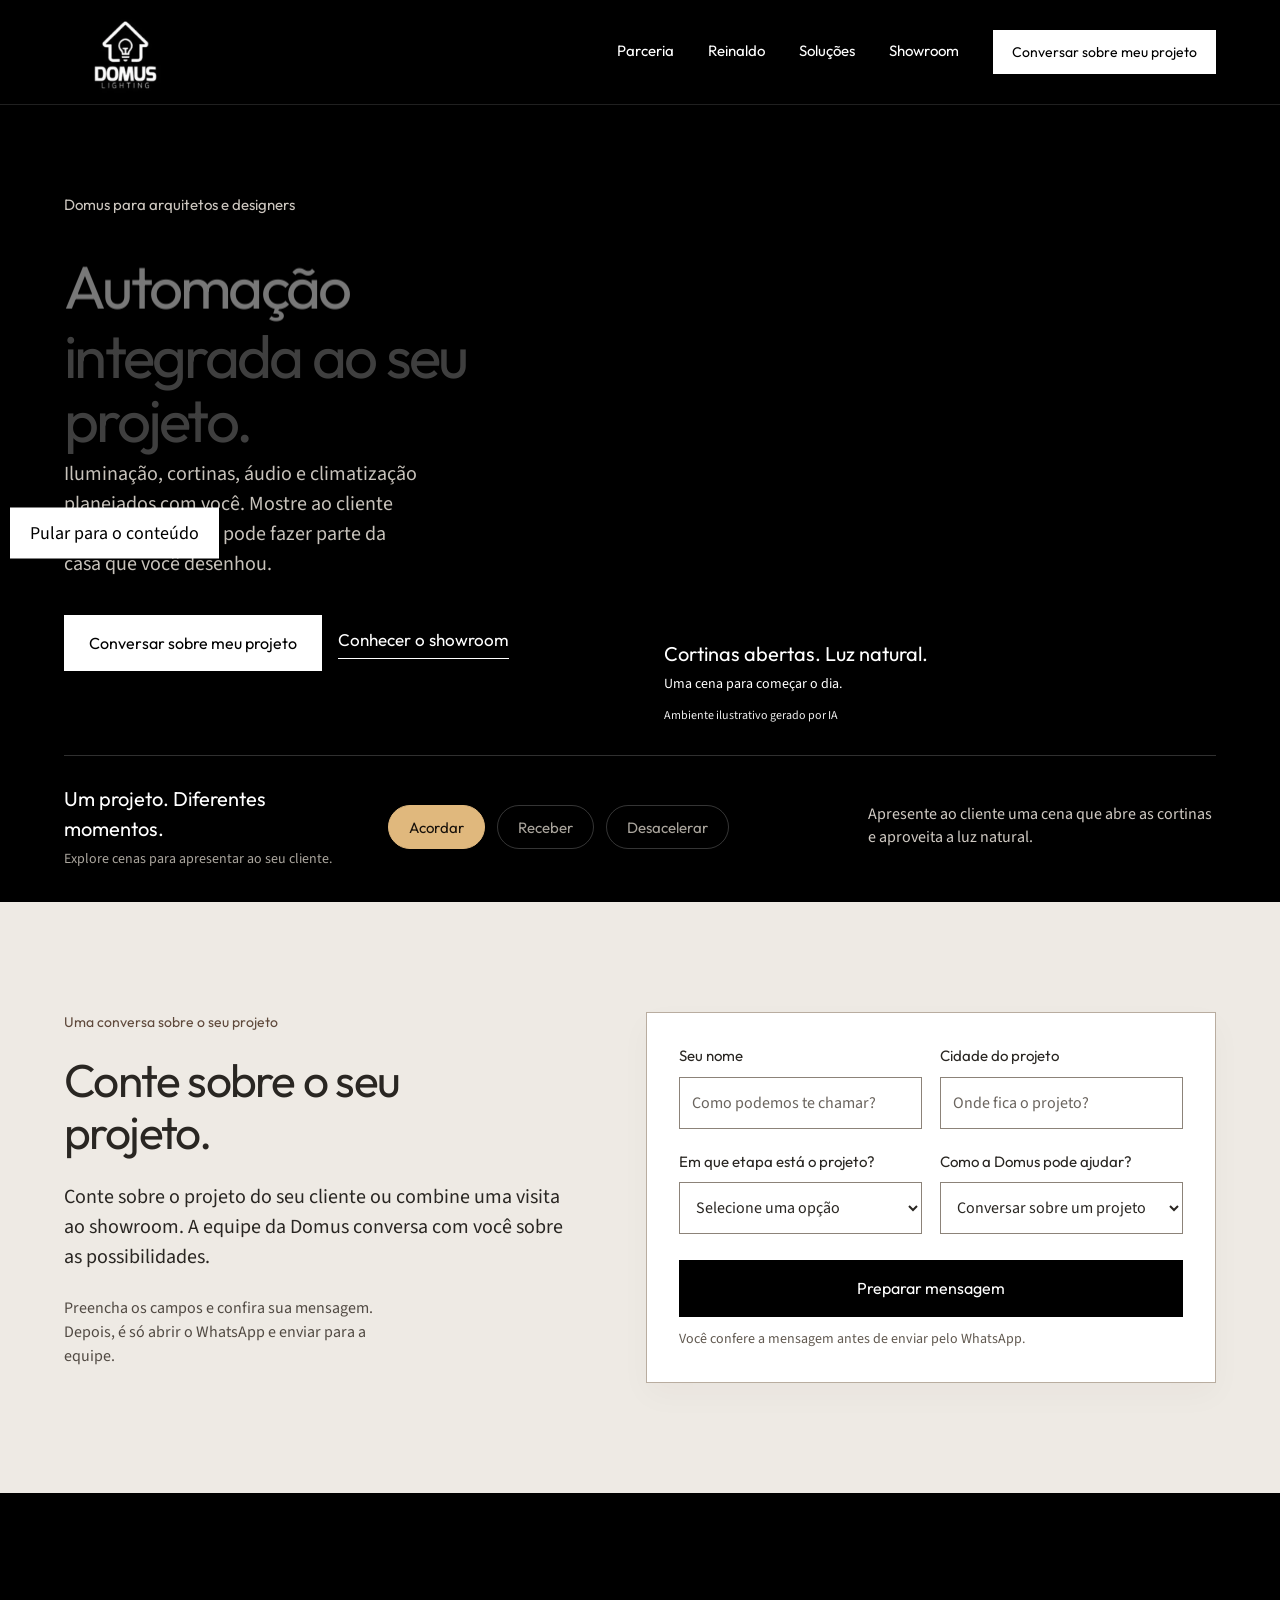
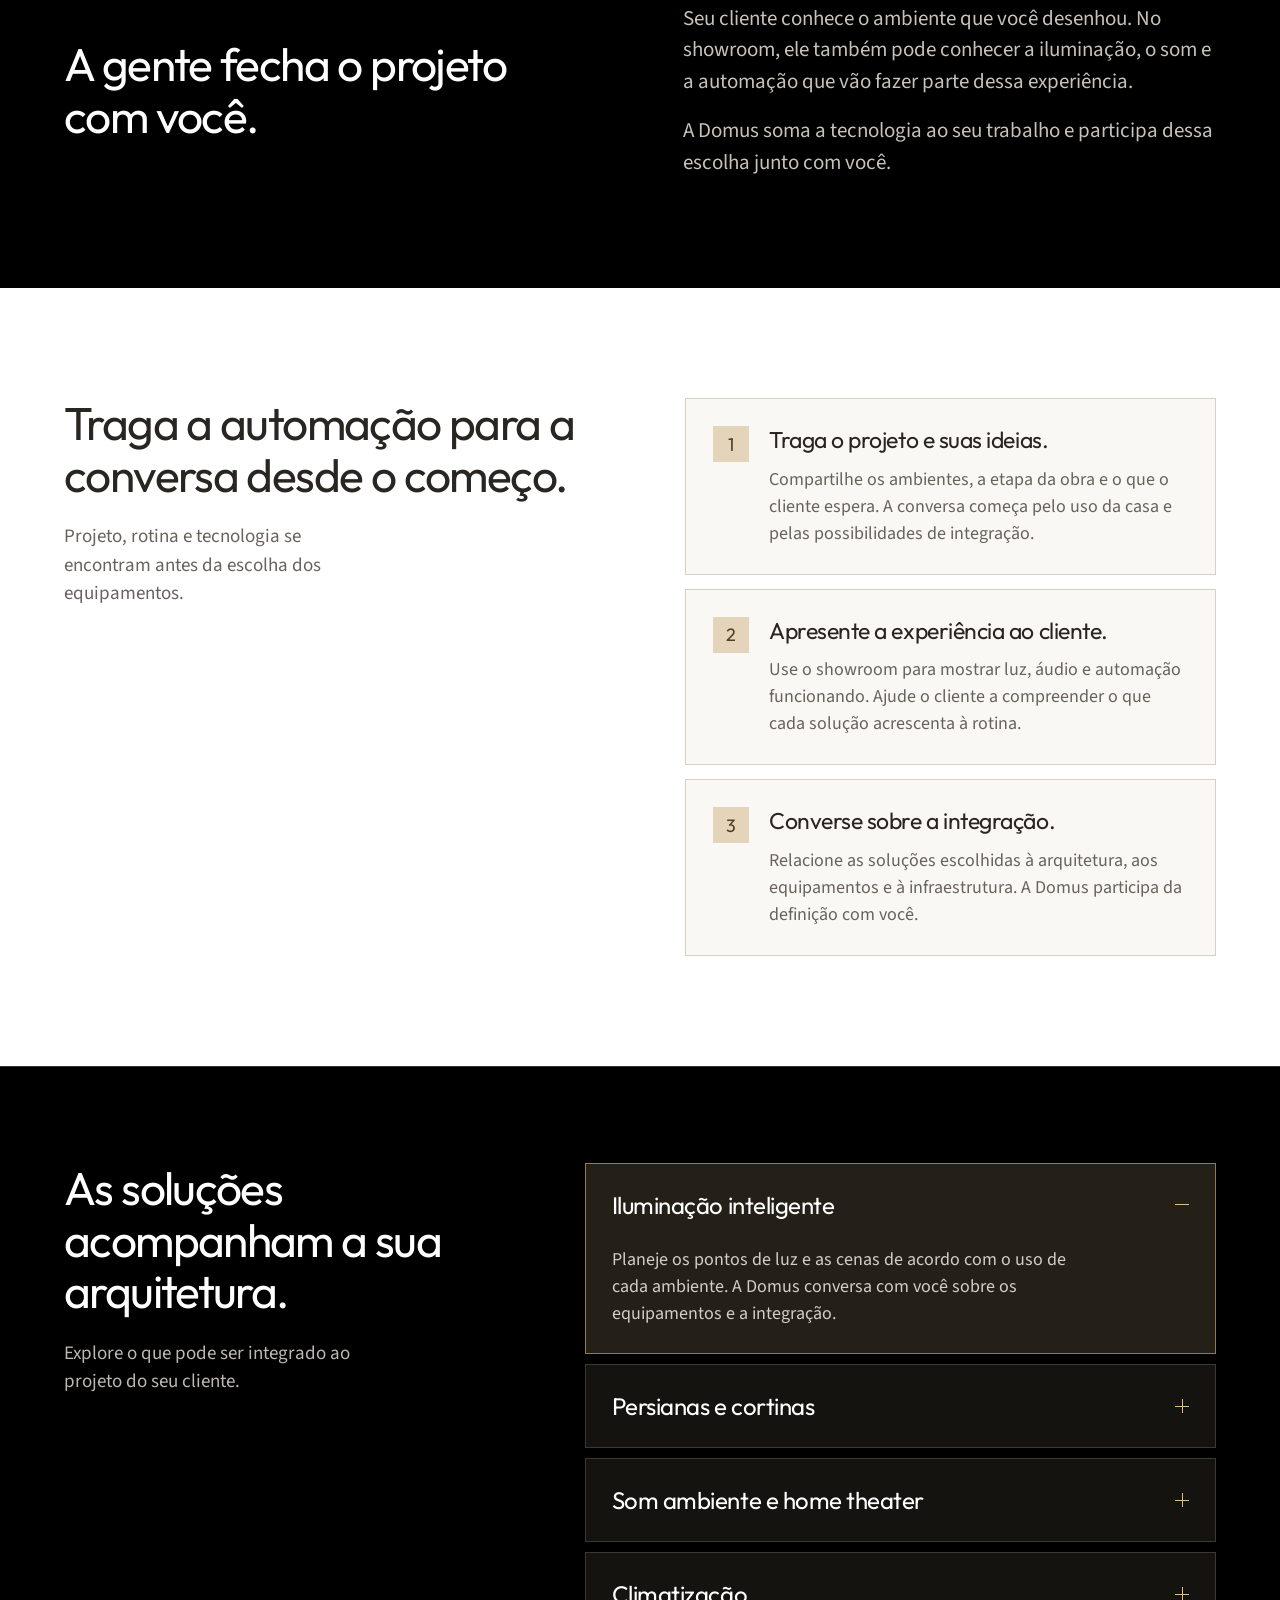
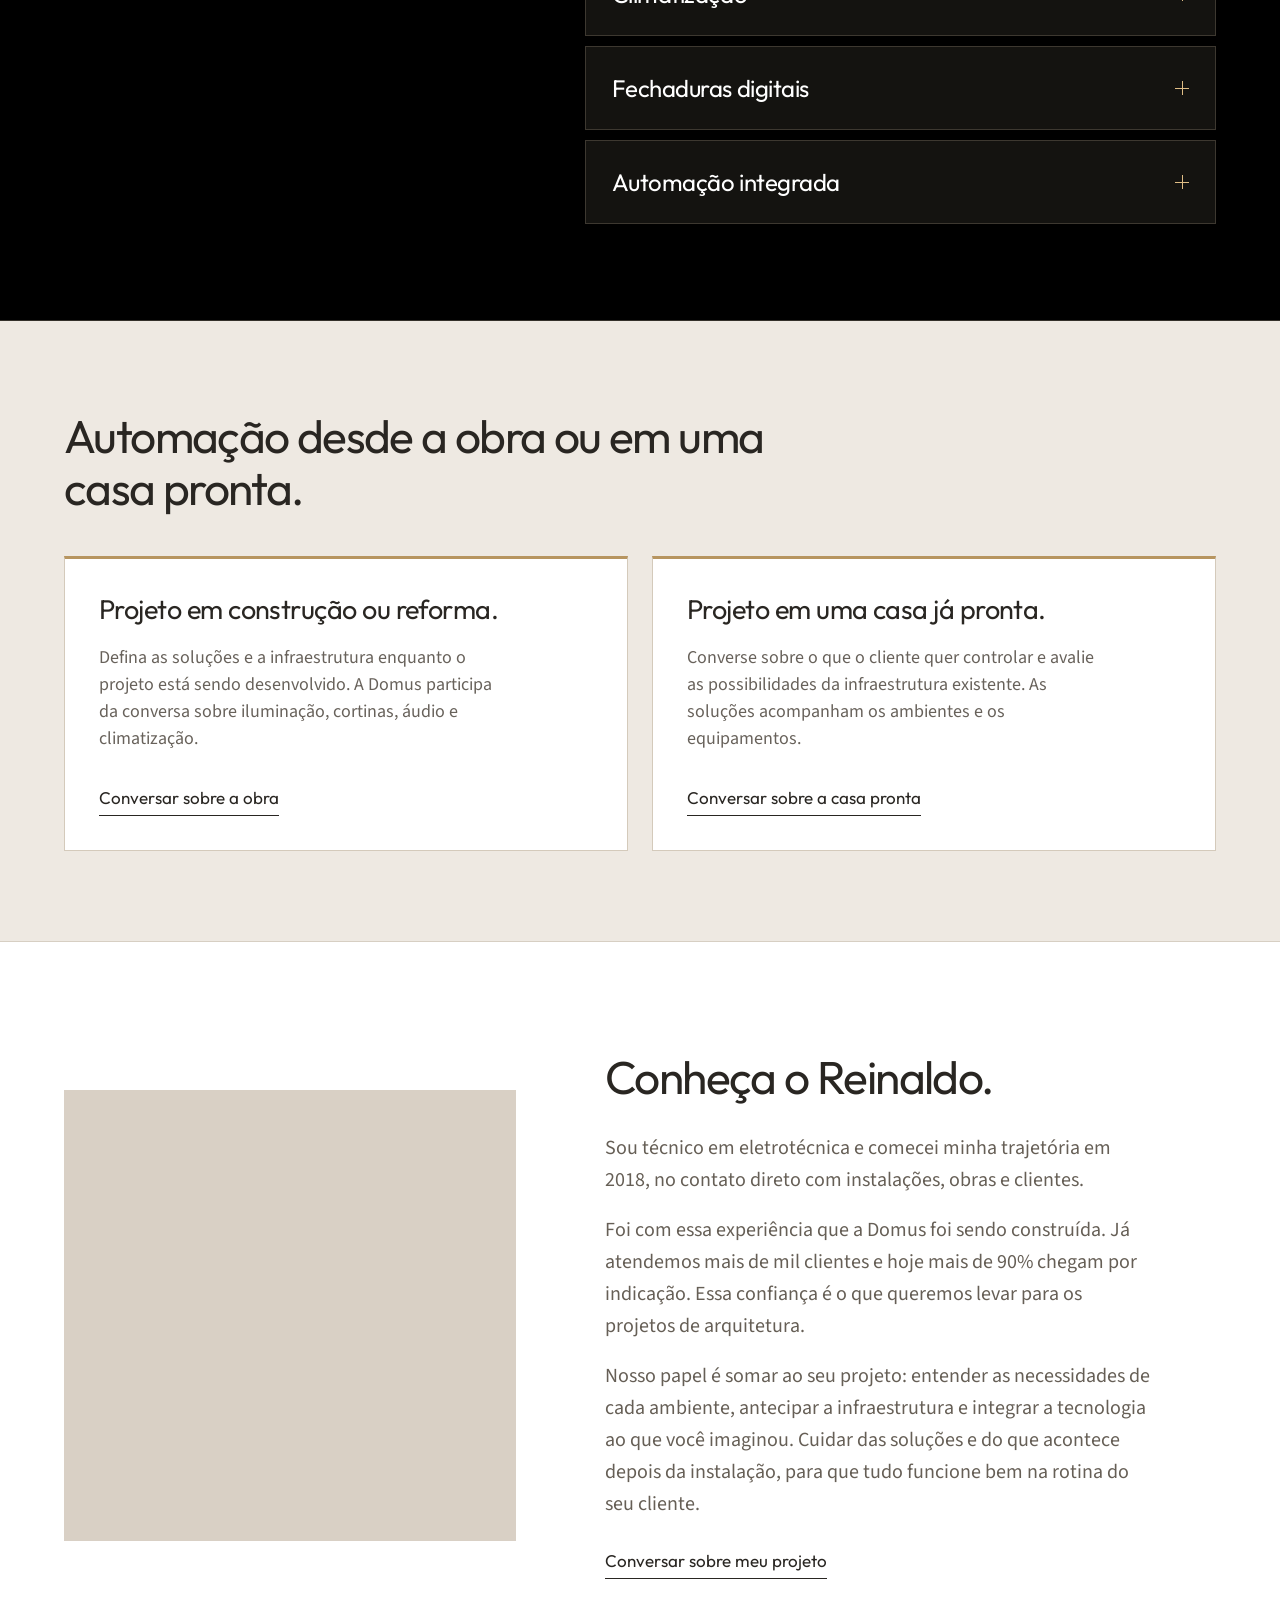
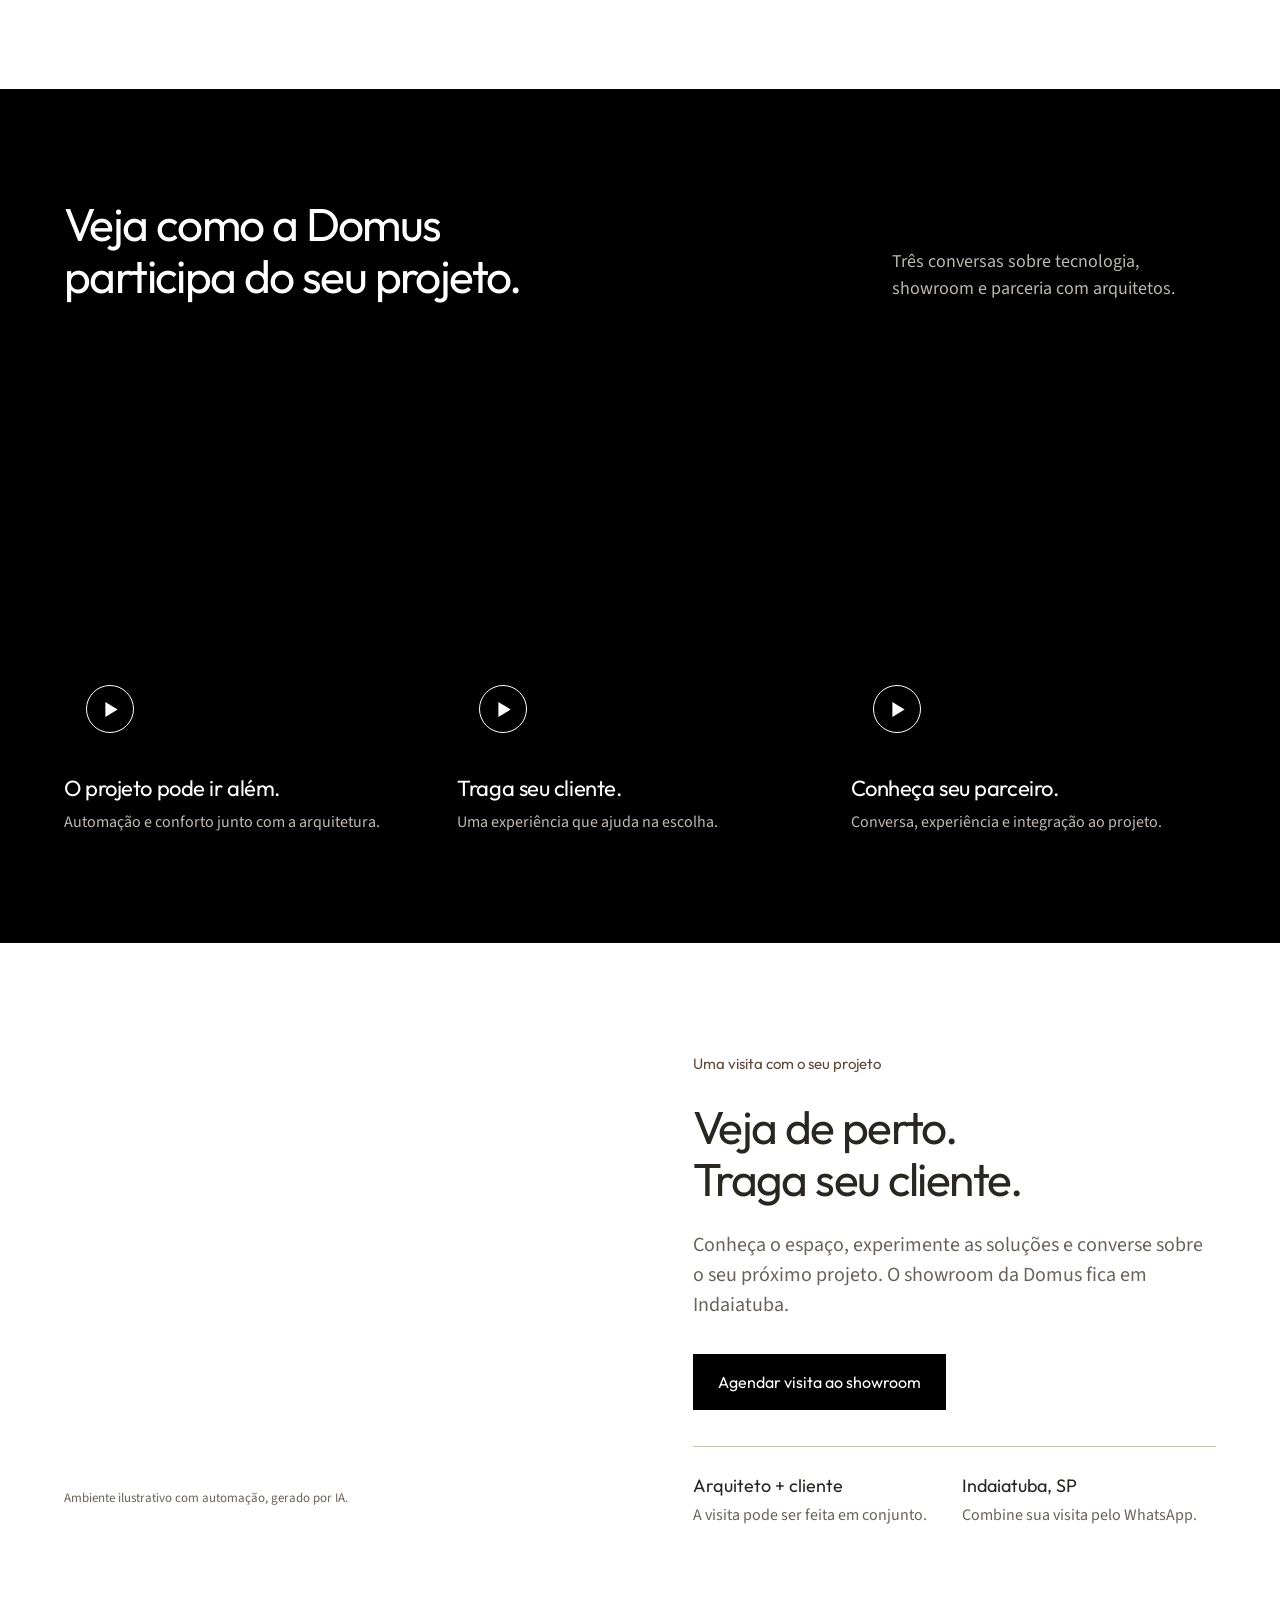
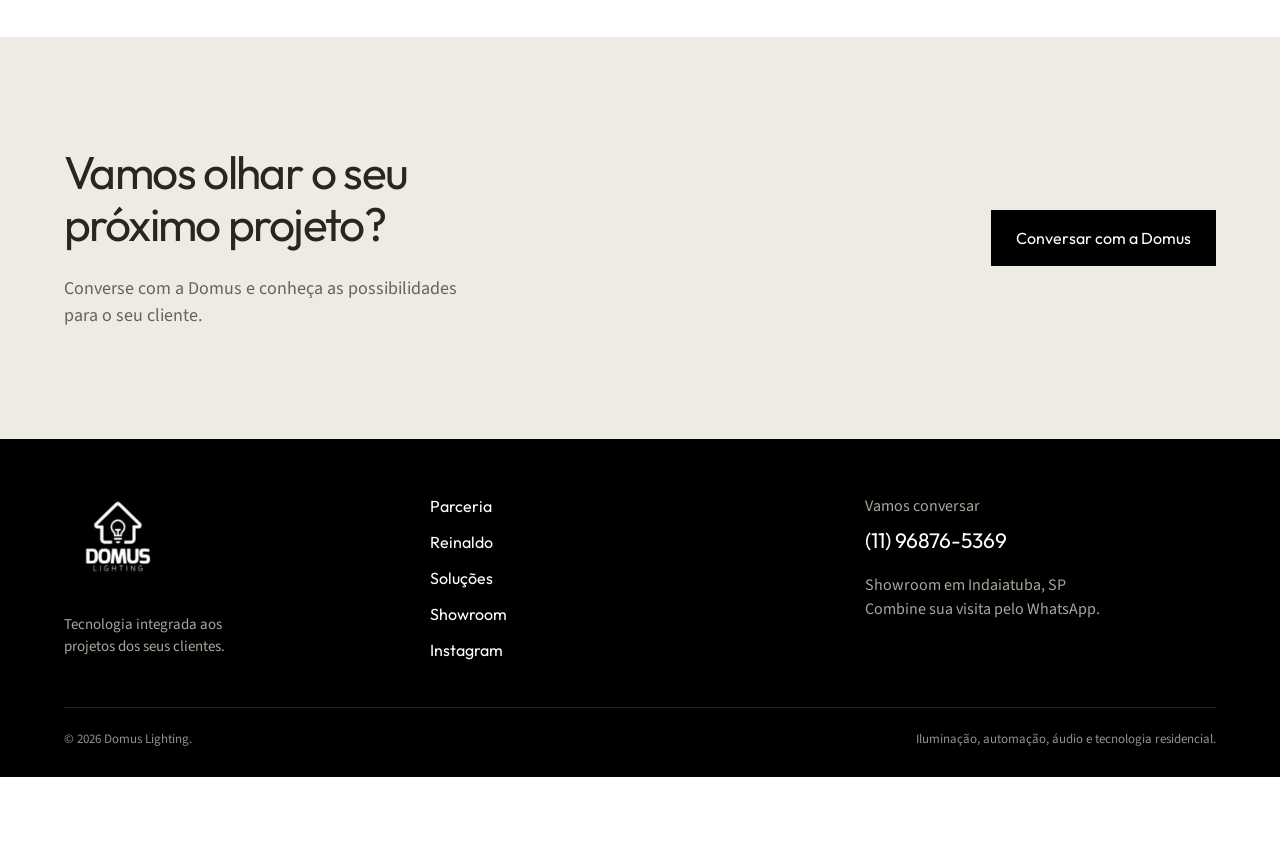
<file: reinaldo/index.html>
<!doctype html><html lang="pt-BR"><head><meta charset="utf-8"><meta name="viewport" content="width=device-width, initial-scale=1"><meta name="robots" content="noindex,follow"><meta http-equiv="refresh" content="0;url=../arquitetos/#reinaldo"><link rel="canonical" href="https://duartecosta21.github.io/domus-lighting-site/arquitetos/"><title>Reinaldo | Domus para arquitetos</title></head><body><a href="../arquitetos/#reinaldo">Conheça o Reinaldo na página da Domus para arquitetos.</a></body></html>
</file>
<file: styles.css>
@font-face{font-family:Outfit;src:url('assets/fonts/Outfit-Regular.woff2') format('woff2');font-display:swap;font-weight:400}@font-face{font-family:Outfit;src:url('assets/fonts/Outfit-Medium.woff2') format('woff2');font-display:swap;font-weight:500}@font-face{font-family:Source;src:url('assets/fonts/SourceSans3-Regular.woff2') format('woff2');font-display:swap;font-weight:400}
:root{--black:#000;--white:#fff;--paper:#eeeae4;--wood:#5f493b;--light:#e0b87d;--muted:#aea9a1;--ink:#292622;--gap:clamp(24px,5vw,80px)}*{box-sizing:border-box}html{scroll-behavior:smooth;scroll-padding-top:100px}body{margin:0;background:var(--white);color:var(--ink);font-family:Source,Arial,sans-serif;font-size:18px;line-height:1.5}h1,h2,h3,h4,button,.button,nav,.brand{font-family:Outfit,Arial,sans-serif;font-weight:400}h1,h2,h3,p{margin:0}h1{font-size:clamp(48px,5.7vw,86px);line-height:1.06;letter-spacing:-.045em}h2{font-size:clamp(34px,3.6vw,55px);line-height:1.12;letter-spacing:-.035em}h3{font-size:27px;line-height:1.2;letter-spacing:-.02em}p{max-width:60ch}a{color:inherit;text-decoration:none}button{cursor:pointer}img,video{display:block;max-width:100%}button,a,summary{-webkit-tap-highlight-color:transparent}button:focus-visible,a:focus-visible,summary:focus-visible{outline:3px solid #ad702e;outline-offset:6px}.skip-link{position:fixed;top:10px;left:10px;padding:12px 20px;background:white;color:black;z-index:100;transform:translateY(-150%)}.skip-link:focus{transform:none}.wrap{max-width:1440px;margin:auto;padding-left:var(--gap);padding-right:var(--gap)}.section{padding-top:110px;padding-bottom:110px}.button{display:inline-flex;align-items:center;justify-content:center;gap:18px;font-size:16px;line-height:1.3;padding:17px 24px;background:#000;color:#fff;border:1px solid #000;min-height:54px;transition:background .2s,color .2s}.button:hover{background:var(--wood);border-color:var(--wood)}.button.light{color:#000;background:#fff;border-color:#fff}.button.light:hover{background:var(--paper);border-color:var(--paper)}.button.outline{background:transparent;color:inherit;border-color:currentColor}.button.outline:hover{background:var(--paper);color:#000}.text-link{display:inline-block;padding-bottom:5px;border-bottom:1px solid currentColor;font-family:Outfit;font-size:17px}.text-link:hover{opacity:.7}.muted{color:#68625b}.intro-copy{font-size:21px;line-height:1.5}.lead{margin-top:24px}.actions{display:flex;flex-wrap:wrap;gap:16px;align-items:center;margin-top:34px}.site-header{background:#000;color:#fff;border-bottom:1px solid #ffffff20;position:relative;z-index:20}.header-inner{display:flex;align-items:center;justify-content:space-between;min-height:104px;gap:30px}.brand{display:flex;align-items:center;flex-shrink:0}.brand img{width:88px;height:88px;object-fit:contain}.site-nav{display:flex;align-items:center;gap:34px;font-size:15px}.site-nav a:not(.button){padding:8px 0;border-bottom:1px solid transparent}.site-nav a:hover,.site-nav a[aria-current=page]{border-bottom-color:white}.site-nav .button{font-size:14px;padding:12px 18px;min-height:44px}.menu-toggle{display:none;color:#fff;border:1px solid #ffffff50;background:transparent;padding:9px 14px;font-size:15px}.hero{background:#000;color:#fff;overflow:hidden}.hero-layout{display:grid;grid-template-columns:1fr 1.02fr;align-items:stretch;min-height:688px}.hero-copy{padding:85px 60px 62px 0;display:flex;flex-direction:column;align-items:flex-start;justify-content:center}.place{font-family:Outfit;font-size:15px;color:#ccc6bf;margin-bottom:27px}.hero-copy .lead{font-size:20px;line-height:1.5;color:#c7c2bb;max-width:36ch}.hero .actions{margin-top:36px}.hero-visual{position:relative;min-height:610px;isolation:isolate}.hero-visual img{width:100%;height:100%;object-fit:cover;object-position:50% 50%;position:absolute;inset:0;transition:filter .65s}.hero-visual:after{content:'';position:absolute;inset:55% 0 0;background:linear-gradient(transparent,#000c);z-index:1;pointer-events:none}.photo-caption{position:absolute;bottom:30px;left:30px;right:30px;color:#fff;font-size:14px;z-index:2}.photo-caption span{display:block;font-family:Outfit;font-size:20px;margin-bottom:5px}.scene-bar{display:grid;grid-template-columns:.8fr 1.25fr 1fr;gap:45px;align-items:center;padding-top:28px;padding-bottom:32px;border-top:1px solid #ffffff30}.scene-heading{font-family:Outfit;font-size:20px}.scene-heading small{display:block;font-family:Source;font-size:14px;color:#aba69e;margin-top:5px}.scene-buttons{display:flex;gap:12px;flex-wrap:wrap}.scene-buttons button{color:#a9a49c;background:transparent;border:1px solid #ffffff35;border-radius:30px;min-height:44px;padding:10px 20px;font-size:15px}.scene-buttons button[aria-pressed=true]{background:var(--light);color:#19120b;border-color:var(--light)}.scene-description{font-size:16px;color:#d0cac3;line-height:1.45;min-height:48px}.opening{display:grid;grid-template-columns:1fr 1fr;gap:85px;align-items:start}.opening p{font-size:21px;color:#68625b}.opening p+p{margin-top:18px}.solutions{padding-top:0}.solutions-layout{display:grid;grid-template-columns:.8fr 1.2fr;gap:100px}.section-note{margin-top:22px;color:#68625b;font-size:19px;max-width:34ch}.solution-list{border-top:1px solid #cecac4}.solution-list details{border-bottom:1px solid #cecac4}.solution-list summary{list-style:none;cursor:pointer;display:flex;gap:20px;justify-content:space-between;align-items:center;padding:26px 0;font-family:Outfit;font-size:24px;letter-spacing:-.02em}.solution-list summary::-webkit-details-marker{display:none}.solution-list summary:after{content:'';width:14px;height:14px;flex:0 0 14px;color:#69645d;background:linear-gradient(currentColor,currentColor) center/14px 1px no-repeat,linear-gradient(currentColor,currentColor) center/1px 14px no-repeat}.solution-list details[open] summary:after{background-size:14px 1px,1px 0}.solution-list details p{padding:0 35px 27px 0;color:#68625b;font-size:18px}.showroom{background:var(--paper)}.showroom-layout{display:grid;grid-template-columns:1.03fr 1fr;gap:90px;align-items:center}.showroom-photo{position:relative;height:610px;overflow:hidden}.showroom-photo img{width:100%;height:100%;object-fit:cover;object-position:50% 30%}.video-trigger{display:flex;align-items:center;gap:16px;font-family:Outfit;font-size:17px;color:#000;background:transparent;border:0;padding:0;margin-top:28px;text-align:left}.play-icon{display:grid;place-items:center;width:55px;height:55px;border:1px solid currentColor;border-radius:50%;flex-shrink:0}.play-icon svg{width:15px;height:17px;margin-left:3px;fill:currentColor}.showroom-copy .lead{color:#68625b;font-size:20px}.showroom-copy .place{color:var(--wood)}.showroom-meta{display:flex;gap:35px;flex-wrap:wrap;margin-top:36px;padding-top:25px;border-top:1px solid #c9c2b8;font-size:16px;color:#68625b}.showroom-meta strong{display:block;font-family:Outfit;color:#292622;font-weight:400;font-size:18px;margin-bottom:4px}.project-types{display:grid;grid-template-columns:1fr 1fr;gap:55px;margin-top:60px}.project-types article{border-top:1px solid #cfcac3;padding-top:30px}.project-types h3{margin-bottom:18px}.project-types p{color:#68625b;max-width:46ch}.project-types .text-link{margin-top:25px}.architect-invite{background:#000;color:#fff}.architect-invite-inner{display:grid;grid-template-columns:1fr 1fr;gap:90px;align-items:center}.architect-invite .lead{color:#c7c2bb;font-size:20px}.architect-invite img{height:440px;width:100%;object-fit:cover;object-position:50% 30%}.faq-layout{display:grid;grid-template-columns:.8fr 1.2fr;gap:100px}.faq-list{border-top:1px solid #cecac4}.faq-list details{border-bottom:1px solid #cecac4}.faq-list summary{font-family:Outfit;font-size:20px;list-style:none;display:flex;align-items:center;justify-content:space-between;gap:25px;cursor:pointer;padding:24px 0}.faq-list summary:after{content:'';width:14px;height:14px;flex:0 0 14px;background:linear-gradient(currentColor,currentColor) center/14px 1px no-repeat,linear-gradient(currentColor,currentColor) center/1px 14px no-repeat}.faq-list details[open] summary:after{background-size:14px 1px,1px 0}.faq-list summary::-webkit-details-marker{display:none}.faq-list p{font-size:18px;padding:0 35px 25px 0;color:#68625b}.contact{background:var(--paper)}.contact-inner{display:flex;align-items:center;justify-content:space-between;gap:60px}.contact h2{max-width:16ch}.contact .lead{color:#68625b;max-width:47ch}.contact .button{flex-shrink:0}.site-footer{background:#000;color:#fff;padding:55px 0 28px}.footer-top{display:grid;grid-template-columns:.9fr 1.1fr 1fr;gap:50px;align-items:start}.footer-brand img{width:100px;height:100px;object-fit:contain;margin-top:-20px}.footer-brand p{font-size:15px;color:#aba59c;max-width:29ch;margin-top:15px}.footer-links{display:flex;flex-direction:column;align-items:flex-start;gap:12px;font-size:16px}.footer-contact{font-size:16px;color:#aba59c}.footer-contact a{display:block;color:#fff;font-family:Outfit;font-size:21px;margin:7px 0 17px}.footer-bottom{display:flex;justify-content:space-between;flex-wrap:wrap;gap:15px;margin-top:45px;padding-top:22px;border-top:1px solid #ffffff25;color:#969087;font-size:13px}.video-dialog{background:#080808;color:#fff;border:1px solid #ffffff35;padding:0;max-width:min(940px,94vw);max-height:94dvh;width:940px}.video-dialog::backdrop{background:#000d}.dialog-head{display:flex;justify-content:space-between;align-items:center;gap:20px;padding:16px 22px}.dialog-head h2{font-size:19px;letter-spacing:0}.dialog-close{background:transparent;color:#fff;border:1px solid #ffffff50;padding:8px 14px;font-size:15px}.video-dialog video{width:100%;height:74dvh;object-fit:contain;background:#000}.dialog-source{display:block;padding:14px 22px;font-size:14px;color:#bfb9b1;text-decoration:underline}.architect-hero .hero-copy{padding-top:70px;padding-bottom:65px}.architect-hero h1{font-size:clamp(45px,4.7vw,70px)}.architect-hero .hero-layout{min-height:650px}.architect-hero .hero-visual img{object-position:50% 40%}.partnership-statement{background:var(--paper)}.partnership-statement .opening{align-items:center}.partnership-statement h2{max-width:17ch}.workflow{display:grid;grid-template-columns:1fr 1fr;gap:90px}.workflow-list{margin:0;padding:0;list-style:none;counter-reset:steps}.workflow-list li{counter-increment:steps;display:grid;grid-template-columns:30px 1fr;gap:22px;padding:28px 0;border-top:1px solid #cecac4}.workflow-list li:before{content:counter(steps);font-family:Outfit;font-size:18px;color:#877361}.workflow-list li:last-child{border-bottom:1px solid #cecac4}.workflow-list h3{font-size:23px;margin-bottom:12px}.workflow-list p{color:#68625b;font-size:18px}.films{background:#000;color:#fff}.films-heading{display:flex;align-items:end;justify-content:space-between;gap:50px;margin-bottom:48px}.films-heading p{color:#bdb7af;max-width:36ch}.film-grid{display:grid;grid-template-columns:repeat(3,1fr);gap:28px}.film-card{background:transparent;color:#fff;border:0;padding:0;text-align:left;display:block;width:100%}.film-poster{height:405px;position:relative;overflow:hidden;margin-bottom:20px}.film-poster img{height:100%;width:100%;object-fit:cover;object-position:50% 25%;transition:transform .35s}.film-card:hover .film-poster img{transform:scale(1.025)}.film-poster:after{content:'';position:absolute;inset:60% 0 0;background:linear-gradient(transparent,#0008)}.film-poster .play-icon{position:absolute;bottom:22px;left:22px;z-index:1;background:#0005;color:white;width:48px;height:48px}.film-card h3{font-size:22px;margin-bottom:9px}.film-card p{font-family:Source;font-size:16px;color:#c1bab2}.architect-scope{display:grid;grid-template-columns:1fr 1fr;gap:90px}.scope-photo{height:610px;object-fit:cover;width:100%}.scope-list{display:flex;flex-wrap:wrap;gap:0;margin-top:30px}.scope-list span{width:50%;padding:15px 12px 15px 0;border-bottom:1px solid #d3ccc3;font-family:Outfit;font-size:18px}.scope-copy .lead{font-size:20px;color:#68625b}.scope-copy .text-link{margin-top:32px}
.brand{width:115px;height:88px;overflow:hidden}.brand img{width:125px;height:125px;max-width:none}.footer-brand img{width:130px;height:130px;margin-top:-25px;margin-left:-10px}.showroom-photo img{object-position:50% 50%}.architect-invite img{object-position:50% 55%}.as-button{background:transparent;color:inherit;border:0;border-bottom:1px solid currentColor;padding:0 0 5px;line-height:1.5;font-family:Outfit;font-size:17px}
@media(min-width:1600px){.hero-layout{min-height:760px}.hero-copy{padding-right:85px}}
@media(max-width:1100px){.site-nav{gap:20px}.hero-copy{padding-right:30px}.hero-layout{min-height:620px}.scene-bar{gap:25px;grid-template-columns:.8fr 1.2fr}.scene-description{grid-column:2;min-height:0}.scene-heading{grid-row:1/3}.scene-buttons button{padding:10px 15px}.showroom-layout,.solutions-layout,.opening,.architect-invite-inner,.faq-layout,.workflow,.architect-scope{gap:50px}.showroom-photo{height:540px}.film-poster{height:340px}.hero-copy .lead{font-size:18px}.hero .actions{gap:22px}.hero .actions .text-link{font-size:15px}}
@media(max-width:760px){:root{--gap:24px}body{font-size:17px}h1{font-size:52px}h2{font-size:37px}.section{padding-top:70px;padding-bottom:70px}.header-inner{min-height:86px}.brand img{width:70px;height:70px}.menu-toggle{display:block}.site-nav{display:none;position:absolute;left:0;right:0;top:86px;background:#000;border-bottom:1px solid #ffffff30;padding:24px;align-items:stretch;gap:15px;flex-direction:column;font-size:18px}.site-nav.is-open{display:flex}.site-nav a:not(.button){padding:10px 0}.site-nav .button{margin-top:5px}.hero-layout{display:flex;flex-direction:column;min-height:0}.hero-copy{padding:45px 0 40px;max-width:560px}.place{margin-bottom:23px}.hero-copy .lead{font-size:19px;max-width:35ch}.hero .actions{margin-top:28px;gap:22px}.hero-visual{min-height:380px;margin-left:calc(-1*var(--gap));margin-right:calc(-1*var(--gap));height:380px}.hero-visual img{object-position:50% 60%}.photo-caption{bottom:24px;left:24px}.photo-caption span{font-size:18px}.scene-bar{display:flex;flex-direction:column;align-items:flex-start;gap:20px;padding-top:25px;padding-bottom:28px}.scene-heading{font-size:19px}.scene-description{font-size:16px;min-height:46px}.opening,.solutions-layout,.showroom-layout,.architect-invite-inner,.faq-layout,.workflow,.architect-scope{grid-template-columns:1fr;gap:35px}.opening p{font-size:19px}.solutions{padding-top:0}.solution-list summary{font-size:23px;padding:23px 0}.section-note{font-size:18px}.showroom-photo{height:430px;max-width:540px}.showroom-layout{display:flex;flex-direction:column}.showroom-copy{order:-1}.showroom-photo{width:100%}.showroom-copy .lead,.architect-invite .lead{font-size:19px}.showroom-meta{margin-top:28px}.project-types{grid-template-columns:1fr;gap:40px;margin-top:40px}.architect-invite img{height:380px}.faq-list summary{font-size:19px}.contact-inner{display:block}.contact .button{margin-top:30px}.contact h2{max-width:17ch}.footer-top{grid-template-columns:1fr;gap:30px}.footer-brand p{max-width:none}.footer-links{display:flex;flex-flow:row wrap;gap:15px 24px}.footer-contact a{font-size:20px}.footer-bottom{margin-top:25px}.video-dialog{width:96vw;max-width:96vw}.video-dialog video{height:70dvh}.dialog-head{padding:14px 16px}.dialog-head h2{font-size:17px}.architect-hero .hero-copy{padding-top:45px;padding-bottom:40px}.architect-hero h1{font-size:48px}.architect-hero .hero-layout{min-height:0}.architect-hero .hero-visual{height:460px}.architect-hero .hero-visual img{object-position:50% 35%}.films-heading{display:block;margin-bottom:35px}.films-heading p{margin-top:20px;font-size:18px}.film-grid{grid-template-columns:1fr;gap:36px}.film-poster{height:440px}.film-card{max-width:490px}.scope-photo{height:430px}.scope-list span{font-size:17px}.partnership-statement h2{max-width:none}}
@media(max-width:760px){.brand{height:70px;width:100px}.brand img{width:100px;height:100px}.footer-brand img{width:120px;height:120px}}
@media(max-width:380px){:root{--gap:20px}h1{font-size:46px}.architect-hero h1{font-size:44px}.scene-buttons{gap:8px}.scene-buttons button{font-size:14px;padding:9px 13px}.scope-list span{width:100%}}
/* A luz responde à cena; os demais efeitos respondem ao visitante. */
.hero-title-word{display:inline-block}
.home-hero .hero-visual{overflow:hidden}
.photo-origin{display:block;font-size:12px;margin-top:12px;color:#eee}.home-hero .hero-visual img{object-position:50% 50%}
.scene-buttons button{transition:background .25s,color .25s,border-color .25s}
.play-icon{transition:background .25s,color .25s,transform .25s}
.video-trigger:hover .play-icon,.video-trigger:focus-visible .play-icon{background:var(--black);color:var(--white);transform:scale(1.06)}
.film-card:hover .play-icon,.film-card:focus-visible .play-icon{background:var(--white);color:var(--black);transform:scale(1.06)}
.film-card:focus-visible .film-poster img{transform:scale(1.025)}
.solution-list summary:after,.faq-list summary:after{transition:transform .25s}
.solution-list details[open] summary:after,.faq-list details[open] summary:after{transform:rotate(180deg)}
@media(prefers-reduced-motion:reduce){html{scroll-behavior:auto}*,*:before,*:after{animation:none!important;transition:none!important}}

/* Pedido de proposta: campos visíveis e mensagem revisável. */
.proposal-section{background:var(--paper);scroll-margin-top:24px}.proposal-layout{display:grid;grid-template-columns:1fr 1.1fr;gap:clamp(32px,5vw,80px);align-items:start}.eyebrow{font-family:Outfit;font-size:14px;margin-bottom:22px;color:var(--wood)}.proposal-intro h2{max-width:16ch}.proposal-intro .lead{font-size:20px}.proposal-next{font-size:16px;margin-top:24px;color:#514a43;max-width:43ch}.proposal-form{background:white;border:1px solid #b9ada0;padding:32px;box-shadow:0 12px 30px #39210c08}.form-grid{display:grid;grid-template-columns:1fr 1fr;gap:22px 18px;margin-bottom:26px}.proposal-form label{display:block;font-family:Outfit;font-size:15px;color:#292622}.proposal-form input,.proposal-form select,.proposal-form textarea{display:block;width:100%;max-width:100%;margin-top:9px;min-height:52px;border:1px solid #8c8379;background:#fff;color:#292622;padding:13px 12px;font:16px Source,Arial,sans-serif;border-radius:0}.proposal-form input::placeholder{color:#6a645e;opacity:1}.proposal-form input:focus-visible,.proposal-form select:focus-visible,.proposal-form textarea:focus-visible{outline:3px solid #ad702e;outline-offset:3px}.proposal-form .button{width:100%}.form-note{font-size:14px;color:#615950;margin-top:12px}.proposal-review{border-top:1px solid #cfc7be;margin-top:26px;padding-top:25px}.proposal-review[hidden]{display:none}.proposal-review textarea{resize:vertical;min-height:178px;line-height:1.45;background:#faf8f5}.proposal-review p{font-size:15px;margin:16px 0}.proposal-review .button{background:var(--wood);border-color:var(--wood)}
@media(max-width:1000px){.proposal-layout{grid-template-columns:1fr}.proposal-intro h2{max-width:22ch}.proposal-next{max-width:60ch}}
@media(max-width:760px){.proposal-form{padding:24px 20px}.form-grid{grid-template-columns:1fr;gap:19px}.proposal-intro .lead{font-size:19px}.proposal-section{scroll-margin-top:0}.proposal-form .button{padding:16px 12px}}

/* A demonstração de cenas também participa do projeto do arquiteto. */
.architect-hero[data-scene-hero] .hero-visual{overflow:hidden}.architect-hero[data-scene-hero] .hero-visual img{object-position:50% 50%}

/* Faixas e superfícies separam etapas, soluções e momento do imóvel. */
.solutions{background:#000;color:#fff;padding-block:96px;border-block:1px solid #34312b}
.solutions h2{max-width:16ch}.solutions .section-note{color:#bdb8b0}
.solutions .solution-list{border:0;display:grid;gap:10px}
.solutions .solution-list details{border:1px solid #3d3830;background:#141310}
.solutions .solution-list details[open]{border-color:#93794f;background:#242018}
.solutions .solution-list summary{padding:23px 26px;min-height:76px}
.solutions .solution-list summary:after{color:#dfbd85}
.solutions .solution-list details p{color:#d4cec4;padding:0 58px 26px 26px}
.solutions summary:focus-visible{outline-color:#dfbd85;outline-offset:3px}
.project-stages{background:#eee9e2;border-bottom:1px solid #d7cfc3;padding-block:90px}
.project-stages h2{max-width:24ch}.project-stages .project-types{gap:24px;margin-top:42px}
.project-stages .project-types article{background:#fff;border:1px solid #d4cabb;border-top:3px solid #b79560;padding:34px;display:flex;flex-direction:column;align-items:flex-start}
.project-stages .project-types h3{max-width:26ch}.project-stages .project-types p{margin-bottom:28px}
.project-stages .project-types .text-link{margin-top:auto;padding-top:5px}
.workflow-list{display:grid;gap:14px}.workflow-list li,.workflow-list li:last-child{padding:27px;border:1px solid #d7cfc3;background:#faf8f4;grid-template-columns:36px 1fr;gap:20px}
.workflow-list li:before{background:#e4d4b9;color:#514025;width:36px;height:36px;display:flex;align-items:center;justify-content:center}
@media(max-width:760px){.solutions,.project-stages{padding-block:64px}.solutions .solutions-layout{gap:32px}.solutions .solution-list summary{padding:21px 20px;font-size:21px;min-height:72px}.solutions .solution-list details p{padding:0 42px 24px 20px;font-size:17px}.project-stages .project-types{margin-top:32px;gap:18px}.project-stages .project-types article{padding:27px 23px}.workflow-list li,.workflow-list li:last-child{padding:22px 18px;grid-template-columns:30px 1fr;gap:14px}.workflow-list li:before{width:30px;height:30px}.workflow-list h3{font-size:21px}}

/* Formulário profissional e imagem ilustrativa com enquadramento completo. */
body[data-page="architects"] .partnership-statement{background:#000;color:#fff}
body[data-page="architects"] .partnership-statement .opening p{color:#c8c2b8}
.showroom-photo.showroom-illustration{height:auto;overflow:visible;margin:0}
.showroom-illustration img{height:auto;aspect-ratio:4/3;object-fit:cover;object-position:center}
.showroom-illustration figcaption{font-size:13px;color:#6a6258;margin-top:12px;line-height:1.4}

/* Uma dobra sobre Reinaldo na página profissional. */
.reinaldo-section{background:var(--white)}.reinaldo-layout{display:grid;grid-template-columns:.85fr 1.15fr;gap:clamp(40px,7vw,100px);align-items:center}.reinaldo-portrait{margin:0;overflow:hidden;background:#d9d0c5}.reinaldo-portrait img{width:100%;height:auto;aspect-ratio:1;object-fit:contain}.reinaldo-copy h2{margin-bottom:28px}.reinaldo-copy p{max-width:55ch;color:#665f56;font-size:20px;line-height:1.6}.reinaldo-copy p+p{margin-top:18px}.reinaldo-copy .text-link{margin-top:28px}.films-intro{max-width:36ch}
@media(max-width:1100px){body[data-page="architects"] .site-nav{gap:17px}}
@media(max-width:760px){.reinaldo-layout{grid-template-columns:1fr;gap:32px}.reinaldo-portrait{max-width:480px}.reinaldo-copy h2{margin-bottom:22px}.reinaldo-copy p{font-size:18px}.films-intro{max-width:40ch}}
</file>
